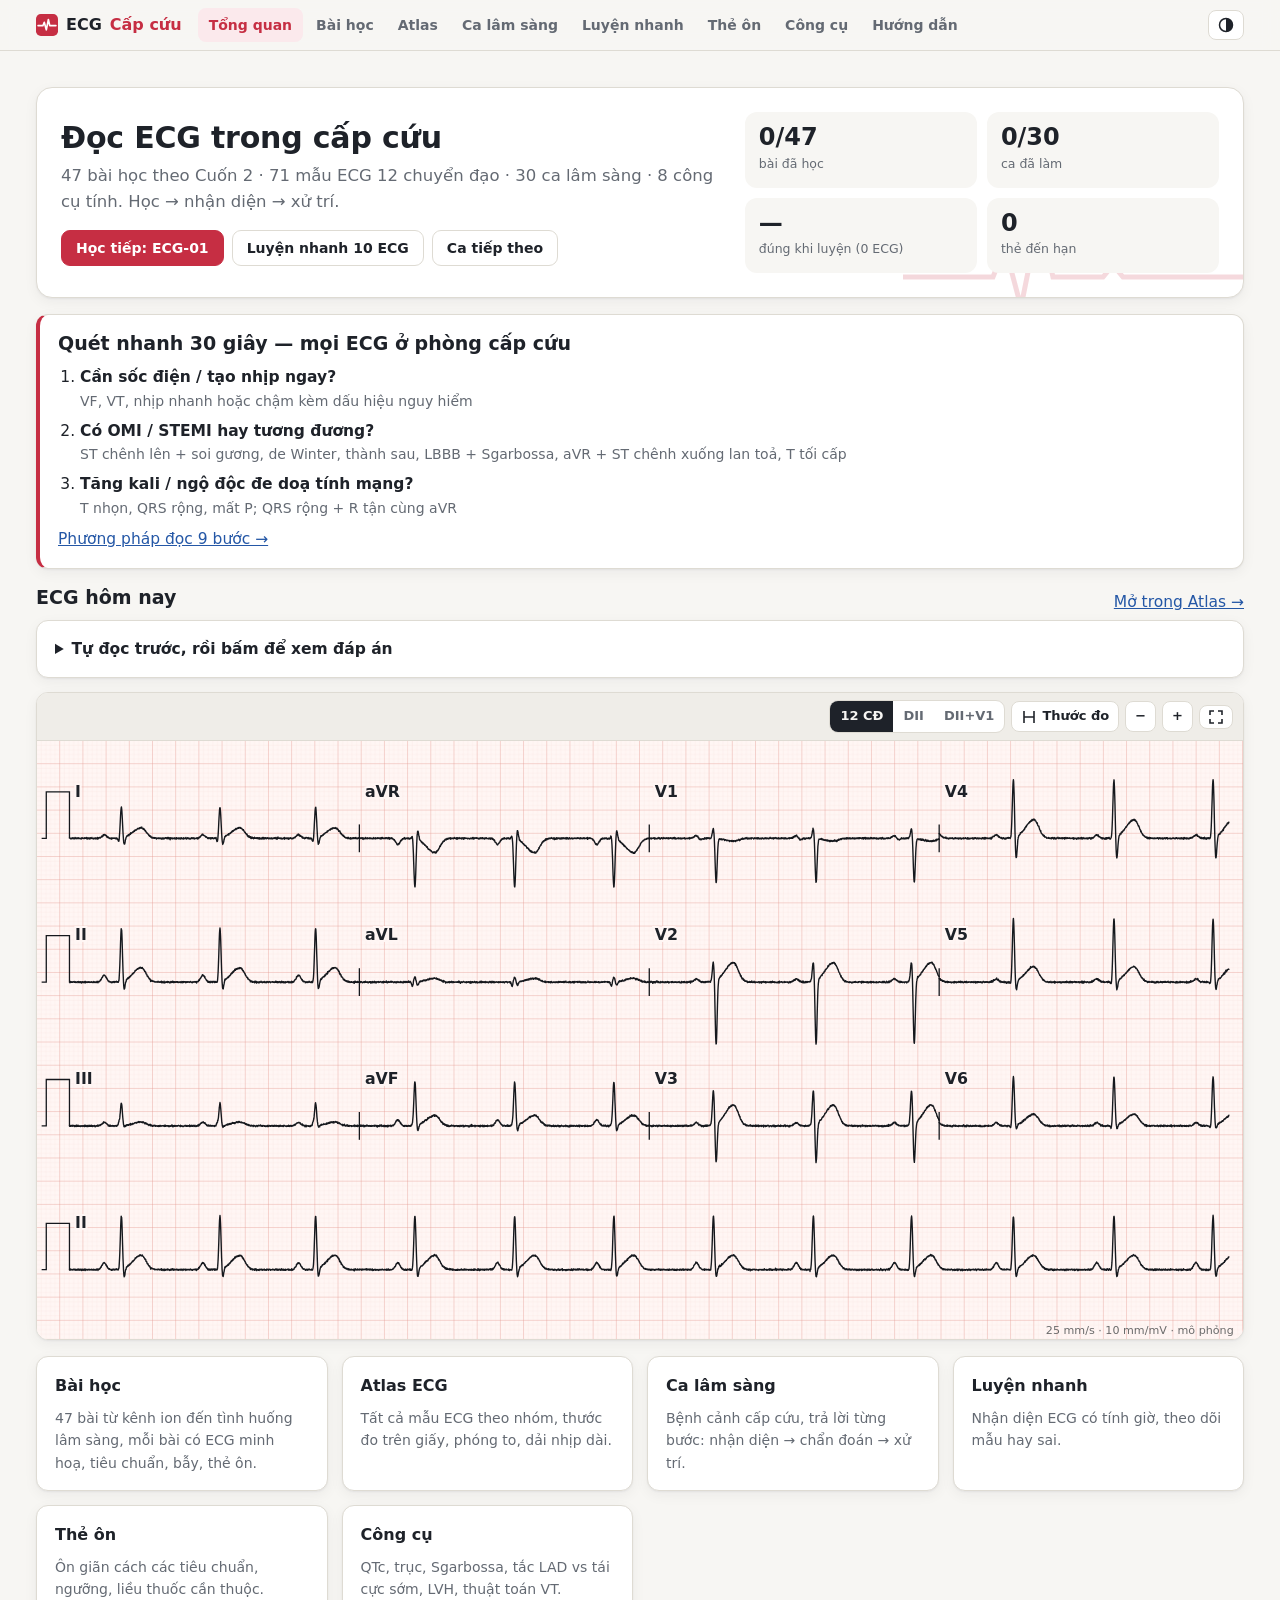
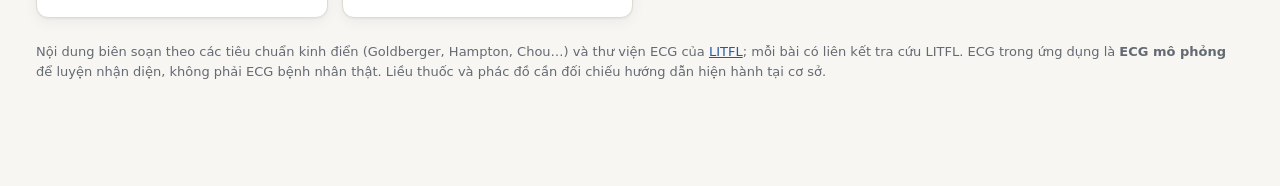
<file: ecg/index.html>
<!doctype html>
<html lang="vi">
<head>
<meta charset="utf-8">
<meta name="viewport" content="width=device-width, initial-scale=1">
<title>ECG Cấp cứu</title>
<meta name="description" content="Học và thực hành đọc điện tâm đồ cho bác sĩ cấp cứu: bài học, atlas ECG mô phỏng 12 chuyển đạo, ca lâm sàng, luyện nhận diện, thẻ ôn, công cụ tính.">
<link rel="icon" href="data:image/svg+xml,%3Csvg xmlns='http://www.w3.org/2000/svg' viewBox='0 0 32 32'%3E%3Crect width='32' height='32' rx='7' fill='%23C62E43'/%3E%3Cpath d='M3 17h7l2-5 3 11 3-15 2 9h9' fill='none' stroke='%23fff' stroke-width='2.4' stroke-linejoin='round' stroke-linecap='round'/%3E%3C/svg%3E">
<link rel="stylesheet" href="css/ecg.css">
</head>
<body>
<header class="topbar">
  <div class="topbar-in">
    <a class="logo" href="#/"><svg width="22" height="22" viewBox="0 0 32 32" aria-hidden="true"><rect width="32" height="32" rx="7" fill="var(--do)"/><path d="M3 17h7l2-5 3 11 3-15 2 9h9" fill="none" stroke="#fff" stroke-width="2.4" stroke-linejoin="round" stroke-linecap="round"/></svg>ECG<span>Cấp cứu</span></a>
    <nav class="nav" id="nav">
      <a href="#/" data-r="">Tổng quan</a>
      <a href="#/bai" data-r="bai">Bài học</a>
      <a href="#/atlas" data-r="atlas">Atlas</a>
      <a href="#/ca" data-r="ca">Ca lâm sàng</a>
      <a href="#/luyen" data-r="luyen">Luyện nhanh</a>
      <a href="#/the" data-r="the">Thẻ ôn</a>
      <a href="#/cong-cu" data-r="cong-cu">Công cụ</a>
      <a href="#/huong-dan" data-r="huong-dan">Hướng dẫn</a>
    </nav>
    <span class="spacer"></span>
    <button class="icon-btn" id="theme" title="Đổi giao diện sáng/tối" aria-label="Đổi giao diện sáng/tối"><svg width="16" height="16" viewBox="0 0 16 16" aria-hidden="true"><circle cx="8" cy="8" r="6.5" fill="none" stroke="currentColor" stroke-width="1.5"/><path d="M8 1.5a6.5 6.5 0 0 1 0 13z" fill="currentColor"/></svg></button>
  </div>
</header>
<main id="app"><p class="muted">Đang tải…</p></main>
<script src="js/engine.js"></script>
<script src="js/patterns.js"></script>
<script src="js/lessons-1.js"></script>
<script src="js/lessons-2.js"></script>
<script src="js/lessons-3.js"></script>
<script src="js/lessons-4.js"></script>
<script src="js/cases.js"></script>
<script src="js/tools.js"></script>
<script src="js/app.js"></script>
</body>
</html>
</file>
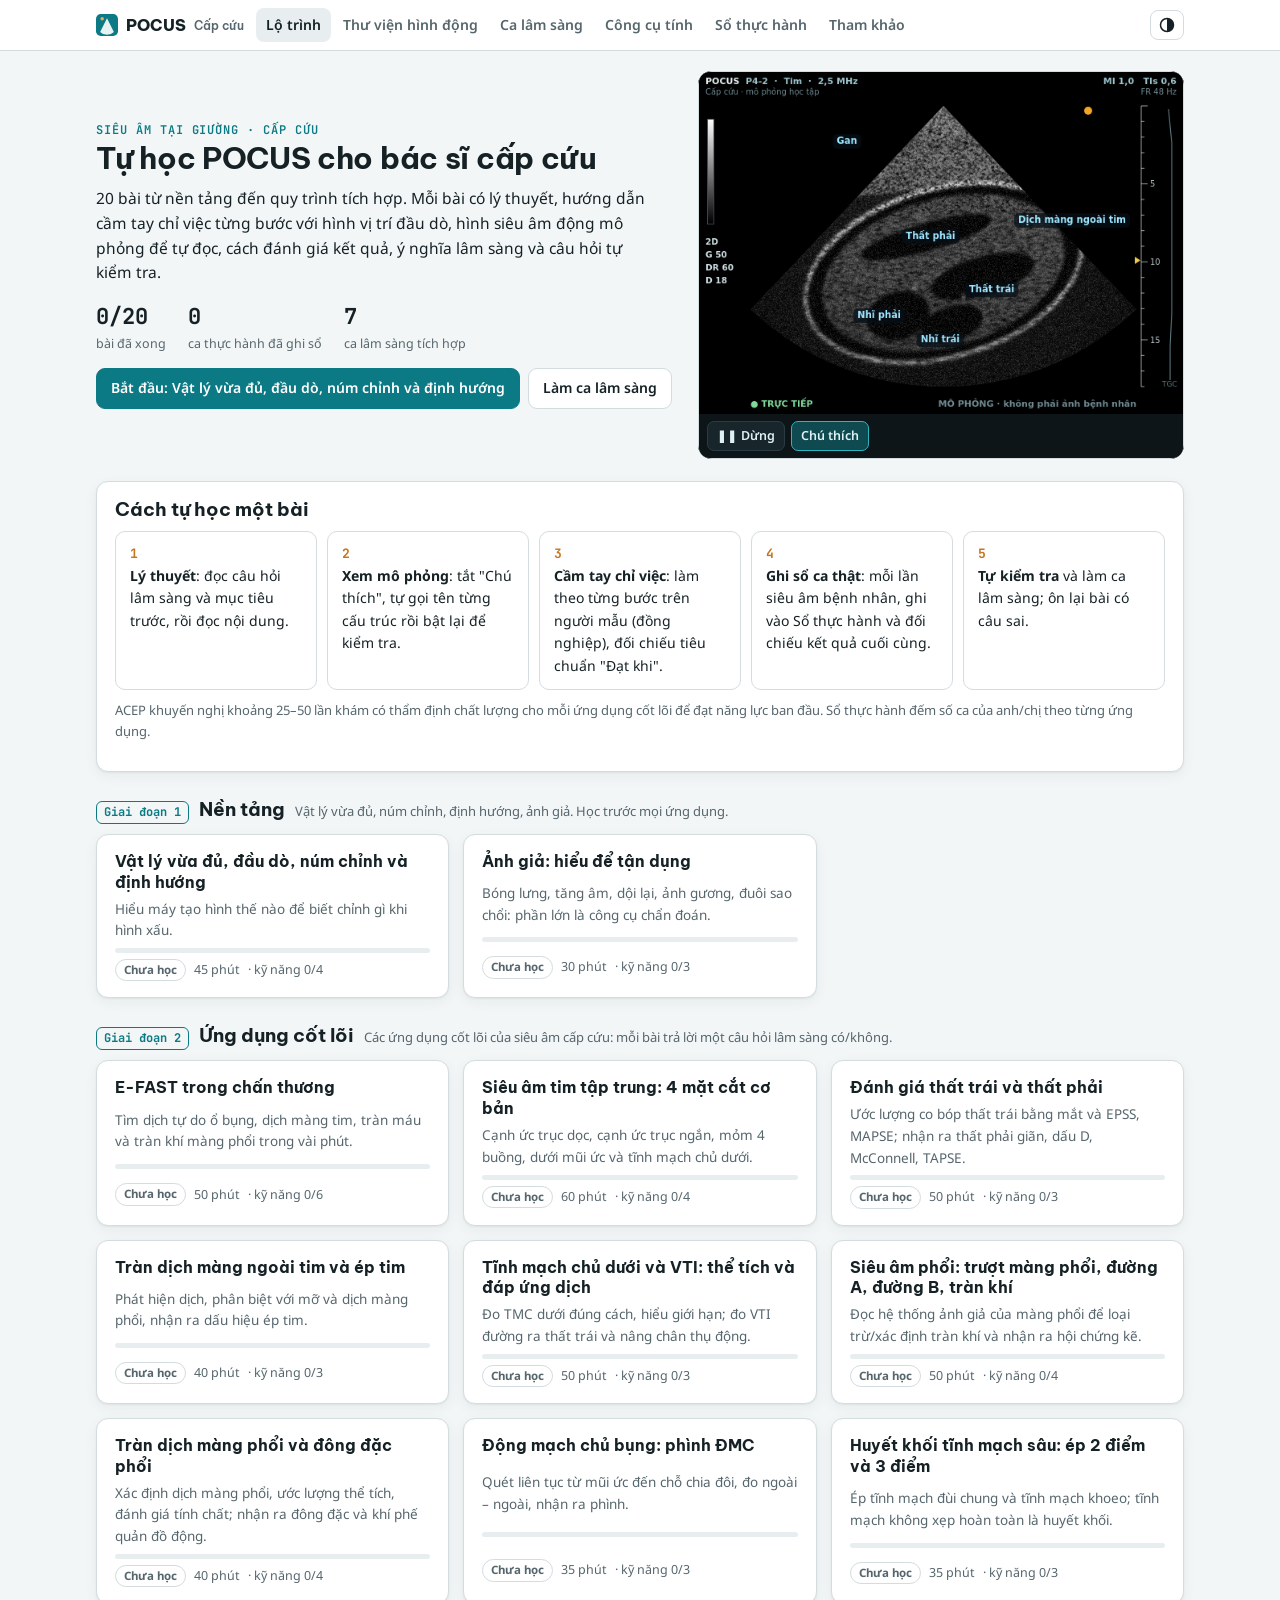
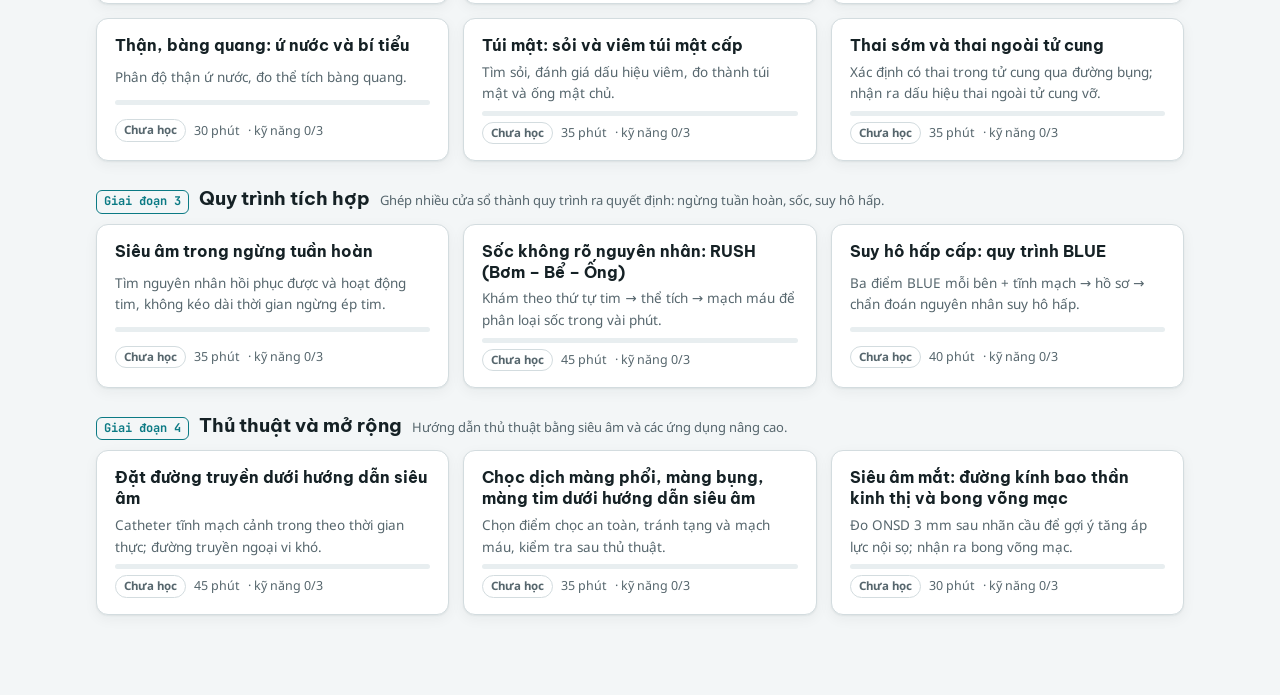
<file: pocus/index.html>
<!doctype html>
<html lang="vi">
<head>
<meta charset="utf-8">
<meta name="viewport" content="width=device-width, initial-scale=1, viewport-fit=cover">
<title>POCUS Cấp cứu</title>
<meta name="claude:viewport-fit-sides" content="cover">
<link rel="icon" href="data:image/svg+xml,%3Csvg xmlns='http://www.w3.org/2000/svg' viewBox='0 0 32 32'%3E%3Crect width='32' height='32' rx='7' fill='%230B7A84'/%3E%3Cpath d='M16 6 L6 26 A14 14 0 0 0 26 26 Z' fill='%23fff' opacity='.9'/%3E%3Ccircle cx='9' cy='7' r='2.5' fill='%23F0A860'/%3E%3C/svg%3E">
<link rel="preconnect" href="https://fonts.googleapis.com">
<link rel="preconnect" href="https://fonts.gstatic.com" crossorigin>
<link rel="stylesheet" href="https://fonts.googleapis.com/css2?family=Be+Vietnam+Pro:wght@600;700;800&family=Noto+Sans:wght@400;600;700&family=JetBrains+Mono:wght@500;700&display=swap">
<link rel="stylesheet" href="pocus.css">
</head>
<body>
<header class="tren">
  <div class="tren-in">
    <a class="logo" href="#lo-trinh"><svg width="22" height="22" viewBox="0 0 32 32" aria-hidden="true"><rect width="32" height="32" rx="7" fill="#0B7A84"/><path d="M16 6 L6 26 A14 14 0 0 0 26 26 Z" fill="#fff" opacity=".9"/><circle cx="9" cy="7" r="2.5" fill="#F0A860"/></svg>POCUS <small>Cấp cứu</small></a>
    <nav class="nav" id="nav" aria-label="Mục chính">
      <a href="#lo-trinh" data-r="lo-trinh">Lộ trình</a>
      <a href="#thu-vien" data-r="thu-vien">Thư viện hình động</a>
      <a href="#ca-lam-sang" data-r="ca-lam-sang">Ca lâm sàng</a>
      <a href="#cong-cu" data-r="cong-cu">Công cụ tính</a>
      <a href="#so-tay" data-r="so-tay">Sổ thực hành</a>
      <a href="#tham-khao" data-r="tham-khao">Tham khảo</a>
    </nav>
    <button class="nut-icon" id="doi-giao-dien" type="button" title="Đổi giao diện sáng/tối" aria-label="Đổi giao diện sáng/tối"><svg width="16" height="16" viewBox="0 0 16 16" aria-hidden="true"><circle cx="8" cy="8" r="6.5" fill="none" stroke="currentColor" stroke-width="1.5"/><path d="M8 1.5a6.5 6.5 0 0 1 0 13z" fill="currentColor"/></svg></button>
  </div>
</header>
<main id="app"><p>Đang tải…</p></main>
<script src="js/sim.js"></script>
<script src="js/figs.js"></script>
<script src="js/bai/00-khung.js"></script>
<script src="js/bai/01-nen-tang.js"></script>
<script src="js/bai/02-efast.js"></script>
<script src="js/bai/03-tim.js"></script>
<script src="js/bai/04-phoi.js"></script>
<script src="js/bai/05-bung-mach.js"></script>
<script src="js/bai/06-quy-trinh.js"></script>
<script src="js/bai/07-thu-thuat.js"></script>
<script src="js/bai/08-ca-lam-sang.js"></script>
<script src="js/bai/09-doi-chieu.js"></script>
<script src="js/app.js"></script>
</body>
</html>
</file>
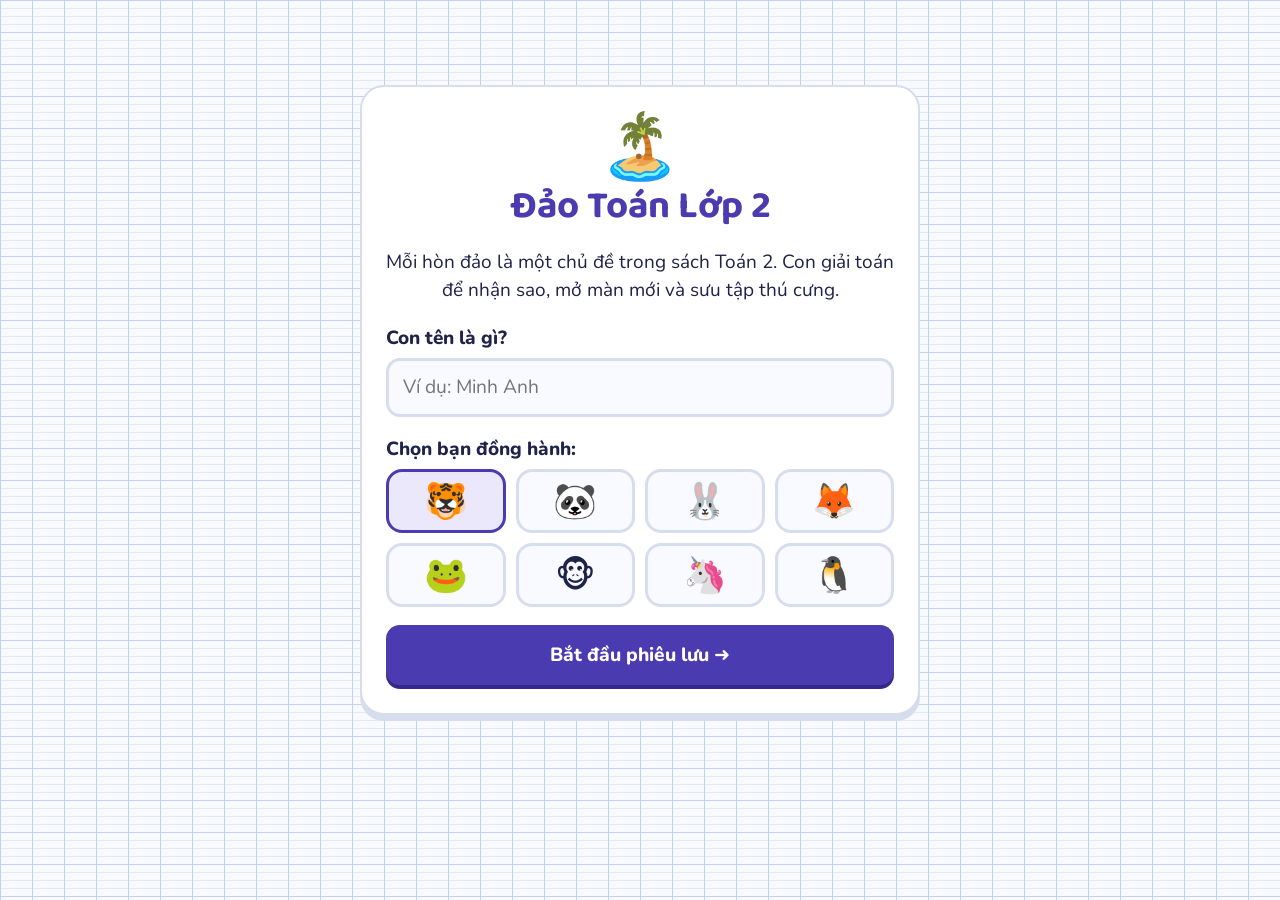
<file: toan-lop-2/index.html>
<!doctype html>
<html lang="vi">
<head>
<meta charset="utf-8">
<meta name="viewport" content="width=device-width, initial-scale=1, viewport-fit=cover">
<title>Đảo Toán Lớp 2</title>
<meta name="description" content="Học toán lớp 2 từ cơ bản đến nâng cao bằng trò chơi qua màn, có gợi ý từng bước.">
<link rel="preconnect" href="https://fonts.googleapis.com">
<link rel="preconnect" href="https://fonts.gstatic.com" crossorigin>
<link rel="stylesheet" href="https://fonts.googleapis.com/css2?family=Baloo+2:wght@600;700;800&family=Nunito:wght@400;600;700;800&family=Patrick+Hand&display=swap">
<link rel="stylesheet" href="css/giao-dien.css">
</head>
<body>
<main id="app" class="man"><div class="khung"><p>Đang mở Đảo Toán…</p><noscript>Trình duyệt cần bật JavaScript để chạy ứng dụng.</noscript></div></main>
<div id="ban-phim" hidden></div>
<div id="thong-bao" role="status" aria-live="polite"></div>

<!-- Nội dung: phiếu trên lớp (chép từ tập phiếu) và bài phụ huynh thêm -->
<script src="noi-dung/phieu-tren-lop.js"></script>
<script src="noi-dung/phieu-cua-co.js"></script>
<!-- Lõi ứng dụng -->
<script src="js/tien-ich.js"></script>
<script src="js/hinh-ve.js"></script>
<script src="js/chuong-trinh.js"></script>
<!-- Các dạng bài, sắp theo đảo -->
<script src="js/de-so-100.js"></script>
<script src="js/de-qua-10.js"></script>
<script src="js/de-can-conho.js"></script>
<script src="js/de-hinh-gio.js"></script>
<script src="js/de-hk2.js"></script>
<script src="js/de-tham-tu.js"></script>
<script src="js/de-tren-lop.js"></script>
<script src="js/van-ban.js"></script>
<script src="js/kieu-cau.js"></script>
<script src="js/ung-dung.js"></script>
</body>
</html>
</file>
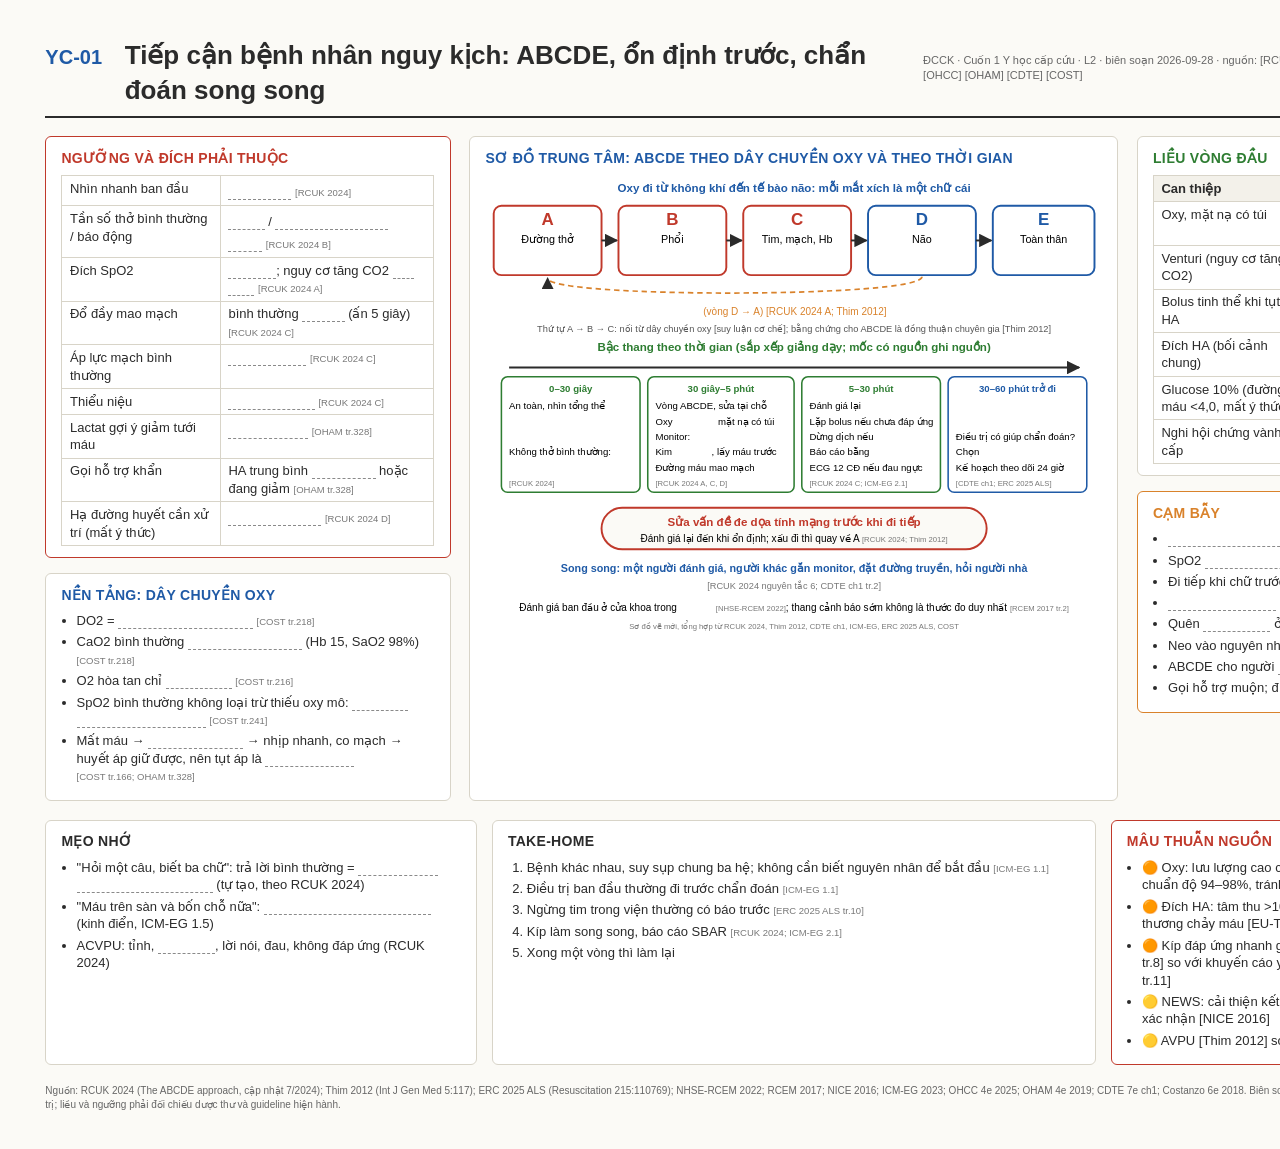
<file: noi-dung/YC-01/YC-01_Handout.html>
<!DOCTYPE html>
<html lang="vi" class="handout">
<head>
<meta charset="utf-8">
<title>YC-01 – Tiếp cận bệnh nhân nguy kịch (Handout)</title>
<style>
:root{--co-che:#1F5AA6;--nguy:#C0392B;--dieu-tri:#2E7D32;--bay:#D9822B;--nen:#FBFAF6;--chu:#2B2B2B;--vien:#D8D4C8}
*{box-sizing:border-box}
body{margin:0;background:var(--nen);color:var(--chu);font-family:"Segoe UI",Arial,sans-serif;font-size:13px;line-height:1.35}
.page{width:420mm;min-height:297mm;margin:0 auto;padding:10mm 12mm;display:grid;gap:5mm;
  grid-template-columns:1fr 1.6fr 1fr;grid-template-rows:auto 1fr auto;
  grid-template-areas:"hd hd hd" "trai giua phai" "duoi duoi duoi"}
header{grid-area:hd;display:flex;align-items:baseline;gap:6mm;border-bottom:2.5px solid var(--chu);padding-bottom:2mm}
header h1{margin:0;font-size:26px} header .ma{font-weight:700;color:var(--co-che);font-size:20px;white-space:nowrap}
header .meta{margin-left:auto;font-size:11px;color:#666}
.cot{display:flex;flex-direction:column;gap:4mm}
.trai{grid-area:trai}.phai{grid-area:phai}.giua{grid-area:giua}.duoi{grid-area:duoi;display:grid;grid-template-columns:1fr 1.4fr 1fr;gap:4mm}
.o{border:1.5px solid var(--vien);border-radius:6px;padding:3mm 4mm;background:#fff}
.o h2{margin:0 0 2mm;font-size:14px;text-transform:uppercase;letter-spacing:.3px}
.o.co-che h2{color:var(--co-che)}.o.nguy h2{color:var(--nguy)}.o.dieu-tri h2{color:var(--dieu-tri)}.o.bay h2{color:var(--bay)}
.o.nguy{border-color:var(--nguy)}.o.bay{border-color:var(--bay)}
.giua .o{height:100%} .giua svg{width:100%;height:auto}
ul{margin:0;padding-left:4mm} li{margin:1mm 0} ol{margin:0;padding-left:5mm}
table{border-collapse:collapse;width:100%} td,th{border:1px solid var(--vien);padding:1mm 2mm;text-align:left;vertical-align:top}
th{background:#F3F1EA}
.so{font-size:16px;font-weight:700;color:var(--nguy)}
.src{font-size:9.5px;color:#777;white-space:nowrap}
footer{font-size:10px;color:#666;grid-column:1/-1}
.handout .k{color:transparent!important;border-bottom:1.5px dashed #8a8a8a;-webkit-print-color-adjust:exact}
.handout .k *{visibility:hidden}
.handout text.k,.handout tspan.k{fill:transparent!important}
.handout .an-o-handout{visibility:hidden}
@page{size:A3 landscape;margin:0}
@media print{body{background:#fff}.o{break-inside:avoid;box-shadow:none}}
@media (max-width:980px){.page{width:auto;grid-template-columns:1fr;grid-template-areas:"hd" "giua" "trai" "phai" "duoi"}.duoi{grid-template-columns:1fr}}
</style>
</head>
<body>
<div class="page">
 <header><span class="ma">YC-01</span><h1>Tiếp cận bệnh nhân nguy kịch: ABCDE, ổn định trước, chẩn đoán song song</h1><span class="meta">ĐCCK · Cuốn 1 Y học cấp cứu · L2 · biên soạn 2026-09-28 · nguồn: [RCUK 2024] [Thim 2012] [ERC 2025 ALS] [ICM-EG] [OHCC] [OHAM] [CDTE] [COST]</span></header>

 <section class="cot trai">
  <div class="o nguy"><h2>Ngưỡng và đích phải thuộc</h2>
   <table>
    <tr><td>Nhìn nhanh ban đầu</td><td><span class="so k">≈30 giây</span> <span class="src">[RCUK 2024]</span></td></tr>
    <tr><td>Tần số thở bình thường / báo động</td><td><span class="k">12–20</span> / <span class="so k">&gt;25 hoặc đang tăng</span> <span class="src">[RCUK 2024 B]</span></td></tr>
    <tr><td>Đích SpO2</td><td><span class="k">94–98%</span>; nguy cơ tăng CO2 <span class="k">88–92%</span> <span class="src">[RCUK 2024 A]</span></td></tr>
    <tr><td>Đổ đầy mao mạch</td><td>bình thường <span class="k">&lt;2 giây</span> (ấn 5 giây) <span class="src">[RCUK 2024 C]</span></td></tr>
    <tr><td>Áp lực mạch bình thường</td><td><span class="k">35–45 mmHg</span> <span class="src">[RCUK 2024 C]</span></td></tr>
    <tr><td>Thiểu niệu</td><td><span class="k">&lt;0,5 mL/kg/giờ</span> <span class="src">[RCUK 2024 C]</span></td></tr>
    <tr><td>Lactat gợi ý giảm tưới máu</td><td><span class="so k">&gt;2 mmol/L</span> <span class="src">[OHAM tr.328]</span></td></tr>
    <tr><td>Gọi hỗ trợ khẩn</td><td>HA trung bình <span class="k">&lt;60 mmHg</span> hoặc đang giảm <span class="src">[OHAM tr.328]</span></td></tr>
    <tr><td>Hạ đường huyết cần xử trí (mất ý thức)</td><td><span class="so k">&lt;4,0 mmol/L</span> <span class="src">[RCUK 2024 D]</span></td></tr>
   </table>
  </div>
  <div class="o co-che"><h2>Nền tảng: dây chuyền oxy</h2>
   <ul>
    <li>DO2 = <span class="k">cung lượng tim × CaO2</span> <span class="src">[COST tr.218]</span></li>
    <li>CaO2 bình thường <span class="k">20,0 mL O2/100 mL</span> (Hb 15, SaO2 98%) <span class="src">[COST tr.218]</span></li>
    <li>O2 hòa tan chỉ <span class="k">khoảng 2%</span> <span class="src">[COST tr.216]</span></li>
    <li>SpO2 bình thường không loại trừ thiếu oxy mô: <span class="k">giảm CO, thiếu máu, CO, cyanid</span> <span class="src">[COST tr.241]</span></li>
    <li>Mất máu → <span class="k">phản xạ áp cảm</span> → nhịp nhanh, co mạch → huyết áp giữ được, nên tụt áp là <span class="k">dấu hiệu muộn</span> <span class="src">[COST tr.166; OHAM tr.328]</span></li>
   </ul>
  </div>
 </section>

 <section class="giua">
  <div class="o co-che"><h2>Sơ đồ trung tâm: ABCDE theo dây chuyền oxy và theo thời gian</h2>
   <svg viewBox="0 0 800 600" role="img" aria-label="Dây chuyền oxy và ABCDE">
    <defs><marker id="m" viewBox="0 0 10 10" refX="9" refY="5" markerWidth="7" markerHeight="7" orient="auto"><path d="M0 0L10 5L0 10z" fill="#2B2B2B"/></marker></defs>
    <text x="400" y="22" text-anchor="middle" font-size="15" font-weight="700" fill="#1F5AA6">Oxy đi từ không khí đến tế bào não: mỗi mắt xích là một chữ cái</text>
    <!-- chuỗi 5 ô -->
    <g font-size="14">
     <rect x="10" y="40" width="140" height="90" rx="10" fill="#fff" stroke="#C0392B" stroke-width="2.5"/>
     <text x="80" y="65" text-anchor="middle" font-weight="700" fill="#C0392B" font-size="22">A</text>
     <text x="80" y="88" text-anchor="middle">Đường thở</text>
     <text x="80" y="112" text-anchor="middle" class="k">khí vào được?</text>
     <line x1="150" y1="85" x2="170" y2="85" stroke="#2B2B2B" stroke-width="2.5" marker-end="url(#m)"/>
     <rect x="172" y="40" width="140" height="90" rx="10" fill="#fff" stroke="#C0392B" stroke-width="2.5"/>
     <text x="242" y="65" text-anchor="middle" font-weight="700" fill="#C0392B" font-size="22">B</text>
     <text x="242" y="88" text-anchor="middle">Phổi</text>
     <text x="242" y="112" text-anchor="middle" class="k">PaO2, SaO2</text>
     <line x1="312" y1="85" x2="332" y2="85" stroke="#2B2B2B" stroke-width="2.5" marker-end="url(#m)"/>
     <rect x="334" y="40" width="140" height="90" rx="10" fill="#fff" stroke="#C0392B" stroke-width="2.5"/>
     <text x="404" y="65" text-anchor="middle" font-weight="700" fill="#C0392B" font-size="22">C</text>
     <text x="404" y="88" text-anchor="middle">Tim, mạch, Hb</text>
     <text x="404" y="112" text-anchor="middle" class="k">CO × CaO2</text>
     <line x1="474" y1="85" x2="494" y2="85" stroke="#2B2B2B" stroke-width="2.5" marker-end="url(#m)"/>
     <rect x="496" y="40" width="140" height="90" rx="10" fill="#fff" stroke="#1F5AA6" stroke-width="2.5"/>
     <text x="566" y="65" text-anchor="middle" font-weight="700" fill="#1F5AA6" font-size="22">D</text>
     <text x="566" y="88" text-anchor="middle">Não</text>
     <text x="566" y="112" text-anchor="middle" class="k">ý thức, đường máu</text>
     <line x1="636" y1="85" x2="656" y2="85" stroke="#2B2B2B" stroke-width="2.5" marker-end="url(#m)"/>
     <rect x="658" y="40" width="132" height="90" rx="10" fill="#fff" stroke="#1F5AA6" stroke-width="2.5"/>
     <text x="724" y="65" text-anchor="middle" font-weight="700" fill="#1F5AA6" font-size="22">E</text>
     <text x="724" y="88" text-anchor="middle">Toàn thân</text>
     <text x="724" y="112" text-anchor="middle" class="k">manh mối, giữ ấm</text>
    </g>
    <!-- vòng D -> A -->
    <path d="M566 132 C566 160, 80 160, 80 134" fill="none" stroke="#D9822B" stroke-width="2.2" stroke-dasharray="7 5" marker-end="url(#m)"/>
    <text x="323" y="182" text-anchor="middle" font-size="13" fill="#D9822B"><tspan class="k">hôn mê gây tắc đường thở</tspan> (vòng D → A) [RCUK 2024 A; Thim 2012]</text>
    <text x="400" y="204" text-anchor="middle" font-size="12" fill="#555">Thứ tự A → B → C: nối từ dây chuyền oxy [suy luận cơ chế]; bằng chứng cho ABCDE là đồng thuận chuyên gia [Thim 2012]</text>

    <!-- trục thời gian -->
    <text x="400" y="228" text-anchor="middle" font-size="15" font-weight="700" fill="#2E7D32">Bậc thang theo thời gian (sắp xếp giảng dạy; mốc có nguồn ghi nguồn)</text>
    <line x1="30" y1="250" x2="770" y2="250" stroke="#2B2B2B" stroke-width="2.5" marker-end="url(#m)"/>
    <g font-size="12.5">
     <rect x="20" y="262" width="180" height="150" rx="8" fill="#fff" stroke="#2E7D32" stroke-width="2"/>
     <text x="110" y="282" text-anchor="middle" font-weight="700" fill="#2E7D32">0–30 giây</text>
     <text x="30" y="304">An toàn, nhìn tổng thể</text>
     <text x="30" y="324" class="k">Hỏi một câu</text>
     <text x="30" y="344" class="k">Gọi hỗ trợ</text>
     <text x="30" y="364">Không thở bình thường:</text>
     <text x="30" y="384" class="k">hồi sinh tim phổi</text>
     <text x="30" y="404" fill="#777" font-size="10">[RCUK 2024]</text>

     <rect x="210" y="262" width="190" height="150" rx="8" fill="#fff" stroke="#2E7D32" stroke-width="2"/>
     <text x="305" y="282" text-anchor="middle" font-weight="700" fill="#2E7D32">30 giây–5 phút</text>
     <text x="220" y="304">Vòng ABCDE, sửa tại chỗ</text>
     <text x="220" y="324">Oxy <tspan class="k">15 L/phút</tspan> mặt nạ có túi</text>
     <text x="220" y="344">Monitor: <tspan class="k">SpO2, ECG, HA</tspan></text>
     <text x="220" y="364">Kim <tspan class="k">14–16 G</tspan>, lấy máu trước</text>
     <text x="220" y="384">Đường máu mao mạch</text>
     <text x="220" y="404" fill="#777" font-size="10">[RCUK 2024 A, C, D]</text>

     <rect x="410" y="262" width="180" height="150" rx="8" fill="#fff" stroke="#2E7D32" stroke-width="2"/>
     <text x="500" y="282" text-anchor="middle" font-weight="700" fill="#2E7D32">5–30 phút</text>
     <text x="420" y="304">Đánh giá lại <tspan class="k">mỗi 5 phút</tspan></text>
     <text x="420" y="324">Lặp bolus nếu chưa đáp ứng</text>
     <text x="420" y="344">Dừng dịch nếu <tspan class="k">suy tim</tspan></text>
     <text x="420" y="364">Báo cáo bằng <tspan class="k">SBAR</tspan></text>
     <text x="420" y="384">ECG 12 CĐ nếu đau ngực</text>
     <text x="420" y="404" fill="#777" font-size="10">[RCUK 2024 C; ICM-EG 2.1]</text>

     <rect x="600" y="262" width="180" height="150" rx="8" fill="#fff" stroke="#1F5AA6" stroke-width="2"/>
     <text x="690" y="282" text-anchor="middle" font-weight="700" fill="#1F5AA6">30–60 phút trở đi</text>
     <text x="610" y="304" class="k">Cái gì giết nhanh nhất?</text>
     <text x="610" y="324" class="k">Chỉ có thế thôi sao?</text>
     <text x="610" y="344">Điều trị có giúp chẩn đoán?</text>
     <text x="610" y="364">Chọn <tspan class="k">mức chăm sóc</tspan></text>
     <text x="610" y="384">Kế hoạch theo dõi 24 giờ</text>
     <text x="610" y="404" fill="#777" font-size="10">[CDTE ch1; ERC 2025 ALS]</text>
    </g>

    <!-- vòng đánh giá lại -->
    <rect x="150" y="432" width="500" height="54" rx="27" fill="#FBFAF6" stroke="#C0392B" stroke-width="2.5"/>
    <text x="400" y="456" text-anchor="middle" font-size="15" font-weight="700" fill="#C0392B">Sửa vấn đề đe dọa tính mạng trước khi đi tiếp</text>
    <text x="400" y="477" text-anchor="middle" font-size="13">Đánh giá lại đến khi ổn định; xấu đi thì quay về A <tspan fill="#777" font-size="10">[RCUK 2024; Thim 2012]</tspan></text>

    <!-- song song -->
    <text x="400" y="516" text-anchor="middle" font-size="14" font-weight="700" fill="#1F5AA6">Song song: một người đánh giá, người khác gắn monitor, đặt đường truyền, hỏi người nhà</text>
    <text x="400" y="538" text-anchor="middle" font-size="12" fill="#777">[RCUK 2024 nguyên tắc 6; CDTE ch1 tr.2]</text>
    <text x="400" y="566" text-anchor="middle" font-size="13">Đánh giá ban đầu ở cửa khoa trong <tspan class="k">15 phút</tspan> <tspan fill="#777" font-size="10">[NHSE-RCEM 2022]</tspan>; thang cảnh báo sớm không là thước đo duy nhất <tspan fill="#777" font-size="10">[RCEM 2017 tr.2]</tspan></text>
    <text x="400" y="590" text-anchor="middle" font-size="10" fill="#777">Sơ đồ vẽ mới, tổng hợp từ RCUK 2024, Thim 2012, CDTE ch1, ICM-EG, ERC 2025 ALS, COST</text>
   </svg>
  </div>
 </section>

 <section class="cot phai">
  <div class="o dieu-tri"><h2>Liều vòng đầu</h2>
   <table>
    <tr><th>Can thiệp</th><th>Liều, tốc độ</th></tr>
    <tr><td>Oxy, mặt nạ có túi</td><td><span class="k">15 L/phút</span>, chuẩn độ theo đích <span class="src">[RCUK 2024 A]</span></td></tr>
    <tr><td>Venturi (nguy cơ tăng CO2)</td><td><span class="k">28% hoặc 24%, 4 L/phút</span> <span class="src">[RCUK 2024 B]</span></td></tr>
    <tr><td>Bolus tinh thể khi tụt HA</td><td><span class="k">500 mL trong &lt;15 phút</span>; suy tim, chấn thương <span class="k">250 mL</span> <span class="src">[RCUK 2024 C]</span></td></tr>
    <tr><td>Đích HA (bối cảnh chung)</td><td>HA nền, hoặc tâm thu <span class="k">&gt;100 mmHg</span> <span class="src">[RCUK 2024 C]</span></td></tr>
    <tr><td>Glucose 10% (đường máu &lt;4,0, mất ý thức)</td><td><span class="k">50 mL</span> TM, lặp mỗi phút tới tổng <span class="k">250 mL</span> <span class="src">[RCUK 2024 D]</span></td></tr>
    <tr><td>Nghi hội chứng vành cấp</td><td>aspirin <span class="k">300 mg</span> uống; oxy chỉ khi SpO2 &lt;94% <span class="src">[RCUK 2024 C]</span></td></tr>
   </table>
  </div>
  <div class="o bay"><h2>Cạm bẫy</h2>
   <ul>
    <li><span class="k">Huyết áp bình thường</span> không loại trừ sốc <span class="src">[RCUK 2024 C]</span></li>
    <li>SpO2 <span class="k">không phát hiện tăng CO2</span> <span class="src">[RCUK 2024 B]</span></li>
    <li>Đi tiếp khi chữ trước <span class="k">chưa được sửa</span></li>
    <li><span class="k">Không đánh giá lại</span> sau can thiệp <span class="src">[Thim 2012]</span></li>
    <li>Quên <span class="k">đường máu</span> ở người lơ mơ <span class="src">[RCUK 2024 D]</span></li>
    <li>Neo vào nguyên nhân đầu tiên <span class="src">[CDTE ch1 tr.3]</span></li>
    <li>ABCDE cho người <span class="k">đã ngừng tim</span> <span class="src">[Thim 2012]</span></li>
    <li>Gọi hỗ trợ muộn; được gọi vì <span class="k">lo lắng lâm sàng</span> <span class="src">[ERC 2025 ALS tr.2]</span></li>
   </ul>
  </div>
 </section>

 <section class="duoi">
  <div class="o"><h2>Mẹo nhớ</h2>
   <ul>
    <li>"Hỏi một câu, biết ba chữ": trả lời bình thường = <span class="k">A thông, đang thở, não được tưới máu</span> (tự tạo, theo RCUK 2024)</li>
    <li>"Máu trên sàn và bốn chỗ nữa": <span class="k">ngực, bụng, chậu, xương dài</span> (kinh điển, ICM-EG 1.5)</li>
    <li>ACVPU: tỉnh, <span class="k">lú lẫn mới</span>, lời nói, đau, không đáp ứng (RCUK 2024)</li>
   </ul>
  </div>
  <div class="o"><h2>Take-home</h2>
   <ol>
    <li>Bệnh khác nhau, suy sụp chung ba hệ; không cần biết nguyên nhân để bắt đầu <span class="src">[ICM-EG 1.1]</span></li>
    <li>Điều trị ban đầu thường đi trước chẩn đoán <span class="src">[ICM-EG 1.1]</span></li>
    <li>Ngừng tim trong viện thường có báo trước <span class="src">[ERC 2025 ALS tr.10]</span></li>
    <li>Kíp làm song song, báo cáo SBAR <span class="src">[RCUK 2024; ICM-EG 2.1]</span></li>
    <li>Xong một vòng thì làm lại</li>
   </ol>
  </div>
  <div class="o nguy"><h2>Mâu thuẫn nguồn</h2>
   <ul>
    <li>🟠 Oxy: lưu lượng cao cho mọi người bệnh [Thim 2012] so với chuẩn độ 94–98%, tránh 100% [RCUK 2024; OHCC tr.359]</li>
    <li>🟠 Đích HA: tâm thu &gt;100 [RCUK 2024] so với 80–90 trong chấn thương chảy máu [EU-Trauma 2023 KC13]</li>
    <li>🟠 Kíp đáp ứng nhanh giảm tử vong: chưa chứng minh [OHCC tr.8] so với khuyến cáo yếu, bằng chứng thấp [ERC 2025 ALS tr.11]</li>
    <li>🟡 NEWS: cải thiện kết cục [ICM-EG 1.1] so với độ chính xác cần xác nhận [NICE 2016]</li>
    <li>🟡 AVPU [Thim 2012] so với ACVPU [RCUK 2024]</li>
   </ul>
  </div>
 </section>
 <footer>Nguồn: RCUK 2024 (The ABCDE approach, cập nhật 7/2024); Thim 2012 (Int J Gen Med 5:117); ERC 2025 ALS (Resuscitation 215:110769); NHSE-RCEM 2022; RCEM 2017; NICE 2016; ICM-EG 2023; OHCC 4e 2025; OHAM 4e 2019; CDTE 7e ch1; Costanzo 6e 2018. Biên soạn 2026-09-28. Tài liệu học tập, không phải chỉ định điều trị; liều và ngưỡng phải đối chiếu dược thư và guideline hiện hành.</footer>
</div>
</body>
</html>
</file>
<file: ecg/css/ecg.css>
:root {
  --do: #C62E43; --do-nhat: #FBE9EC; --xanh: #1F7A55; --xanh-nhat: #E6F4EE; --vang: #B86A0E; --vang-nhat: #FDF1E1; --lam: #2457A6; --lam-nhat: #E8EFFA;
  --nen: #F7F6F3; --nen-2: #EFEDE8; --the: #FFFFFF; --chu: #1E2229; --chu-nhat: #646A73; --vien: #DEDBD3;
  --bong: 0 1px 2px rgba(20, 20, 30, .05), 0 4px 14px rgba(20, 20, 30, .05);
  --giay: #FFF6F4; --o1: #F3CFCA; --o5: #E39A91; --vet: #15181D;
  --font: "Segoe UI", system-ui, -apple-system, Roboto, "Noto Sans", "Helvetica Neue", Arial, sans-serif;
  --r: 12px; color-scheme: light;
}
@media (prefers-color-scheme: dark) {
  :root:not([data-theme="light"]) {
    --do: #F0697B; --do-nhat: #3A1D23; --xanh: #6CCB9E; --xanh-nhat: #173226; --vang: #F0B061; --vang-nhat: #3A2A14; --lam: #82A9EC; --lam-nhat: #1B2638;
    --nen: #14161A; --nen-2: #1D2026; --the: #1A1D22; --chu: #E7E5E0; --chu-nhat: #A09D96; --vien: #30343B; --bong: none;
    --giay: #F6EEEC; --o1: #EBC9C4; --o5: #D9958C; color-scheme: dark;
  }
}
:root[data-theme="dark"] {
  --do: #F0697B; --do-nhat: #3A1D23; --xanh: #6CCB9E; --xanh-nhat: #173226; --vang: #F0B061; --vang-nhat: #3A2A14; --lam: #82A9EC; --lam-nhat: #1B2638;
  --nen: #14161A; --nen-2: #1D2026; --the: #1A1D22; --chu: #E7E5E0; --chu-nhat: #A09D96; --vien: #30343B; --bong: none;
  --giay: #F6EEEC; --o1: #EBC9C4; --o5: #D9958C; color-scheme: dark;
}
* { box-sizing: border-box; }
html, body { margin: 0; }
body { background: var(--nen); color: var(--chu); font-family: var(--font); font-size: 15.5px; line-height: 1.6; -webkit-text-size-adjust: 100%; }
body.noscroll { overflow: hidden; }
a { color: var(--lam); }
button, input, select { font: inherit; color: inherit; }
input[type=text], input[type=search], select { background: var(--the); border: 1px solid var(--vien); border-radius: 9px; padding: 8px 11px; width: 100%; min-width: 0; }
input:focus-visible, select:focus-visible, button:focus-visible, a:focus-visible, [tabindex]:focus-visible { outline: 2px solid var(--lam); outline-offset: 2px; }
h1 { font-size: 26px; line-height: 1.25; margin: 0 0 6px; letter-spacing: -.2px; }
h2 { font-size: 19px; margin: 0 0 10px; line-height: 1.3; }
h3 { font-size: 16px; margin: 0 0 8px; }
h4 { font-size: 14.5px; margin: 14px 0 6px; }
.muted { color: var(--chu-nhat); }
.small { font-size: 13px; }
.lead { font-size: 16.5px; color: var(--chu-nhat); margin: 0 0 14px; }
.row { display: flex; gap: 8px; align-items: center; flex-wrap: wrap; }
.row.between { justify-content: space-between; }
.row.center { justify-content: center; }
.spacer { flex: 1; }
.grid { display: grid; gap: 14px; margin: 14px 0; }
.g2 { grid-template-columns: repeat(auto-fit, minmax(min(100%, 320px), 1fr)); }
.g3 { grid-template-columns: repeat(auto-fit, minmax(min(100%, 250px), 1fr)); }
section { margin: 16px 0; }
.card { background: var(--the); border: 1px solid var(--vien); border-radius: var(--r); padding: 16px 18px; box-shadow: var(--bong); min-width: 0; }
.card.xanh { border-left: 4px solid var(--xanh); }

/* Thanh trên */
.topbar { position: sticky; top: env(safe-area-inset-top, 0px); z-index: 30; background: color-mix(in srgb, var(--nen) 92%, transparent); backdrop-filter: blur(8px); border-bottom: 1px solid var(--vien); }
.topbar-in { max-width: 1240px; margin: 0 auto; display: flex; align-items: center; gap: 6px; padding: 8px 16px; overflow-x: auto; scrollbar-width: none; }
.topbar-in::-webkit-scrollbar { display: none; }
.logo { display: flex; align-items: center; gap: 8px; font-weight: 800; text-decoration: none; color: var(--chu); white-space: nowrap; margin-right: 10px; font-size: 16px; }
.logo span { color: var(--do); font-weight: 700; }
.nav { display: flex; gap: 2px; }
.nav a { text-decoration: none; color: var(--chu-nhat); padding: 6px 11px; border-radius: 8px; white-space: nowrap; font-weight: 600; font-size: 14px; }
.nav a:hover { color: var(--chu); background: var(--nen-2); }
.nav a.on { color: var(--do); background: var(--do-nhat); }
.icon-btn { border: 1px solid var(--vien); background: var(--the); border-radius: 8px; padding: 6px 9px; cursor: pointer; display: inline-flex; }
main { max-width: 1240px; margin: 0 auto; padding: 20px 16px 90px; }

/* Nút */
.btn { display: inline-flex; align-items: center; gap: 6px; border: 1px solid var(--vien); background: var(--the); color: var(--chu); border-radius: 9px; padding: 8px 14px; cursor: pointer; font-weight: 600; font-size: 14px; text-decoration: none; line-height: 1.3; }
.btn:hover { border-color: var(--chu-nhat); }
.btn.chinh { background: var(--do); border-color: var(--do); color: #fff; }
.btn.chinh:hover { filter: brightness(1.06); }
.btn.ghost { background: transparent; }
.btn.nguy-b { color: var(--do); border-color: color-mix(in srgb, var(--do) 50%, var(--vien)); }
.btn:disabled { opacity: .55; cursor: default; }
.chip { display: inline-flex; align-items: center; gap: 6px; font-size: 14px; white-space: nowrap; cursor: pointer; }
.seg { display: inline-flex; border: 1px solid var(--vien); border-radius: 9px; overflow: hidden; background: var(--the); }
.seg.wrap { flex-wrap: wrap; border: 0; gap: 6px; background: transparent; overflow: visible; }
.seg button { border: 0; background: transparent; padding: 5px 10px; cursor: pointer; font-size: 13px; font-weight: 600; color: var(--chu-nhat); }
.seg.wrap button { border: 1px solid var(--vien); border-radius: 20px; background: var(--the); padding: 5px 12px; }
.seg button.on { background: var(--chu); color: var(--nen); }
.seg.wrap button.on { border-color: var(--chu); }
.filt { margin: 10px 0 16px; }
.filt input[type=search] { flex: 1 1 260px; }

/* Tổng quan */
.hero { display: grid; grid-template-columns: 1.4fr 1fr; gap: 20px; align-items: center; background: var(--the); border: 1px solid var(--vien); border-radius: 16px; padding: 24px; box-shadow: var(--bong); position: relative; overflow: hidden; }
.hero::after { content: ""; position: absolute; inset: auto -40px -30px auto; width: 380px; height: 120px; background: linear-gradient(90deg, transparent, var(--do-nhat)); -webkit-mask: url("data:image/svg+xml,%3Csvg xmlns='http://www.w3.org/2000/svg' viewBox='0 0 380 120'%3E%3Cpath d='M0 70h90l12-30 16 60 18-90 14 60h50l10-12 10 12h160' fill='none' stroke='%23000' stroke-width='5'/%3E%3C/svg%3E") no-repeat center/contain; mask: url("data:image/svg+xml,%3Csvg xmlns='http://www.w3.org/2000/svg' viewBox='0 0 380 120'%3E%3Cpath d='M0 70h90l12-30 16 60 18-90 14 60h50l10-12 10 12h160' fill='none' stroke='%23000' stroke-width='5'/%3E%3C/svg%3E") no-repeat center/contain; background: var(--do); opacity: .18; pointer-events: none; }
.hero h1 { font-size: 30px; }
.stats { display: grid; grid-template-columns: 1fr 1fr; gap: 10px; position: relative; z-index: 1; }
.stats > div { background: var(--nen); border-radius: 12px; padding: 12px 14px; }
.stats b { display: block; font-size: 24px; line-height: 1.1; color: var(--chu); }
.stats a { text-decoration: none; }
.stats span { font-size: 12.5px; color: var(--chu-nhat); }
.quet { border-left: 4px solid var(--do); }
.quet-l { margin: 0 0 8px; padding-left: 22px; }
.quet-l li { margin: 6px 0; }
.quet-l span { display: block; color: var(--chu-nhat); font-size: 14px; }
.feat .f { text-decoration: none; color: inherit; transition: transform .12s, border-color .12s; }
.feat .f:hover { transform: translateY(-2px); border-color: var(--do); }
.feat .f p { margin: 0; color: var(--chu-nhat); font-size: 14px; }
.nguon { margin-top: 24px; }
details.card summary { cursor: pointer; font-weight: 600; }

/* Bài học */
.part { margin: 26px 0 10px; font-size: 17px; color: var(--chu-nhat); text-transform: none; }
.lessons { display: grid; gap: 8px; }
.lrow { display: grid; grid-template-columns: 70px 1fr auto 26px; gap: 12px; align-items: center; padding: 11px 14px; background: var(--the); border: 1px solid var(--vien); border-radius: 11px; text-decoration: none; color: inherit; }
.lrow:hover { border-color: var(--chu-nhat); }
.lrow .lt { display: flex; flex-direction: column; min-width: 0; }
.lrow.done { border-left: 4px solid var(--xanh); }
.lid { font-family: ui-monospace, Consolas, "DejaVu Sans Mono", monospace; font-size: 13px; font-weight: 700; color: var(--do); }
.lid.big { font-size: 15px; }
.prio { font-size: 11.5px; font-weight: 700; padding: 1px 8px; border-radius: 10px; white-space: nowrap; }
.prio.pA { background: var(--do-nhat); color: var(--do); }
.prio.pB { background: var(--nen-2); color: var(--chu-nhat); }
.ck { color: var(--xanh); font-weight: 800; text-align: center; }
.crumb { font-size: 13.5px; color: var(--chu-nhat); margin-bottom: 8px; }
.crumb a { color: var(--chu-nhat); }
.lesson { max-width: 960px; }
.lesson header { margin-bottom: 8px; }
.prose { font-size: 16px; }
.prose h2 { margin: 28px 0 10px; padding-bottom: 6px; border-bottom: 1px solid var(--vien); }
.prose h3 { margin: 18px 0 8px; }
.prose ul, .prose ol { padding-left: 22px; }
.prose li { margin: 4px 0; }
.tbl { overflow-x: auto; margin: 12px 0; border: 1px solid var(--vien); border-radius: 10px; background: var(--the); }
table { border-collapse: collapse; width: 100%; font-size: 14.5px; }
th, td { text-align: left; padding: 8px 12px; border-bottom: 1px solid var(--vien); vertical-align: top; }
th { background: var(--nen-2); font-weight: 700; font-size: 13.5px; }
tr:last-child td { border-bottom: 0; }
.callout { border-radius: 10px; padding: 11px 14px 11px 14px; margin: 14px 0; background: var(--lam-nhat); border-left: 4px solid var(--lam); }
.callout.nguy { background: var(--do-nhat); border-left-color: var(--do); }
.callout.meo { background: var(--xanh-nhat); border-left-color: var(--xanh); }
.cl-lab { display: block; font-size: 11.5px; font-weight: 800; letter-spacing: .5px; text-transform: uppercase; margin-bottom: 2px; color: var(--lam); }
.callout.nguy .cl-lab { color: var(--do); }
.callout.meo .cl-lab { color: var(--xanh); }
.qa { border-top: 1px solid var(--vien); padding: 8px 0; }
.qa summary { cursor: pointer; font-weight: 600; }
.qa p { margin: 6px 0 2px; color: var(--chu-nhat); }
.foot { margin: 22px 0; }

/* Trình xem ECG */
.viewer { margin: 14px 0; background: var(--the); border: 1px solid var(--vien); border-radius: var(--r); overflow: hidden; box-shadow: var(--bong); }
.v-bar { display: flex; flex-wrap: wrap; align-items: center; gap: 6px; padding: 7px 10px; border-bottom: 1px solid var(--vien); background: var(--nen-2); }
.v-name { font-weight: 700; font-size: 14px; text-decoration: none; color: var(--chu); }
.v-name:hover { color: var(--do); }
.tb { border: 1px solid var(--vien); background: var(--the); border-radius: 8px; padding: 4px 9px; cursor: pointer; font-weight: 700; font-size: 13px; display: inline-flex; gap: 5px; align-items: center; min-width: 30px; justify-content: center; }
.tb[aria-pressed="true"] { background: var(--do); color: #fff; border-color: var(--do); }
.v-scroll { overflow-x: auto; background: var(--giay); }
.v-paper { min-width: 100%; }
.ecg-svg { display: block; width: 100%; height: auto; }
.ecg-svg .paper { fill: var(--giay); }
.ecg-svg .g1 { stroke: var(--o1); }
.ecg-svg .g5 { stroke: var(--o5); }
.ecg-svg .tr { fill: none; stroke: var(--vet); stroke-width: .3; stroke-linejoin: round; stroke-linecap: round; }
.ecg-svg .cal { fill: none; stroke: var(--vet); stroke-width: .28; }
.ecg-svg .tk { stroke: var(--vet); stroke-width: .28; }
.ecg-svg .sp { stroke: #1d4fd8; stroke-width: .28; }
.ecg-svg .lb { font: 700 3.4px var(--font); fill: #1e2229; paint-order: stroke; stroke: var(--giay); stroke-width: .9px; }
.ecg-svg .meta { font: 2.4px var(--font); fill: #6b6b6b; }
.ecg-svg.caliper-on { cursor: crosshair; }
.ecg-svg .cl { stroke: #1d4fd8; stroke-width: .25; stroke-dasharray: 1 .7; }
.ecg-svg .cl2 { stroke: #1d4fd8; stroke-width: .25; fill: none; }
.ecg-svg .cd { fill: #1d4fd8; }
.ecg-svg .cbox { fill: #fff; stroke: #1d4fd8; stroke-width: .2; }
.ecg-svg .ct { font: 700 3px var(--font); fill: #1d4fd8; }
.v-read { min-height: 0; padding: 0 12px; font-size: 13.5px; color: var(--chu-nhat); }
.v-read:not(:empty) { padding: 7px 12px; border-top: 1px solid var(--vien); }
.viewer.full { position: fixed; inset: 0; z-index: 100; margin: 0; border-radius: 0; display: flex; flex-direction: column; }
.viewer.full .v-scroll { flex: 1; overflow: auto; }
.blur { filter: blur(6px); user-select: none; }

/* Atlas */
.atlas { display: grid; grid-template-columns: repeat(auto-fill, minmax(min(100%, 260px), 1fr)); gap: 12px; }
.acard { display: flex; flex-direction: column; gap: 4px; background: var(--the); border: 1px solid var(--vien); border-radius: 12px; padding: 10px; text-decoration: none; color: inherit; transition: border-color .12s, transform .12s; }
.acard:hover { border-color: var(--do); transform: translateY(-2px); }
.thumb { aspect-ratio: 107 / 34; background: var(--giay); border-radius: 7px; overflow: hidden; }
.thumb svg { width: 100%; height: 100%; }
.thumb .meta { display: none; }

/* Ca lâm sàng */
.cases { display: grid; gap: 10px; margin-top: 14px; }
.case-card { display: grid; grid-template-columns: 44px 1fr auto; gap: 12px; align-items: start; background: var(--the); border: 1px solid var(--vien); border-radius: 12px; padding: 12px 14px; text-decoration: none; color: inherit; }
.case-card:hover { border-color: var(--chu-nhat); }
.case-card.done { border-left: 4px solid var(--xanh); }
.case-card > span:nth-child(2) { display: flex; flex-direction: column; gap: 2px; min-width: 0; }
.cn { font-size: 20px; font-weight: 800; color: var(--do); }
.sc { font-weight: 700; color: var(--xanh); }
.tags { display: flex; gap: 6px; flex-wrap: wrap; margin-top: 4px; }
.tags i { font-style: normal; font-size: 12px; background: var(--nen-2); padding: 1px 8px; border-radius: 10px; color: var(--chu-nhat); }
.tags i.lv { color: var(--do); letter-spacing: 1px; }
.vignette { border-left: 4px solid var(--lam); font-size: 16px; }
.q { border-top: 3px solid var(--do); }
.qh { font-size: 12px; font-weight: 800; text-transform: uppercase; color: var(--do); letter-spacing: .5px; }
.opts { display: grid; gap: 8px; }
.opt { display: flex; gap: 10px; align-items: flex-start; text-align: left; border: 1px solid var(--vien); background: var(--the); border-radius: 10px; padding: 10px 12px; cursor: pointer; font-size: 15px; line-height: 1.45; }
.opt:hover:not(:disabled) { border-color: var(--lam); background: var(--lam-nhat); }
.opt .ol { flex: none; width: 24px; height: 24px; border-radius: 50%; background: var(--nen-2); display: inline-flex; align-items: center; justify-content: center; font-size: 12.5px; font-weight: 800; }
.opt.right { border-color: var(--xanh); background: var(--xanh-nhat); }
.opt.right .ol { background: var(--xanh); color: #fff; }
.opt.wrong { border-color: var(--do); background: var(--do-nhat); }
.opt.wrong .ol { background: var(--do); color: #fff; }
.opt:disabled { cursor: default; color: inherit; }
.why { margin-top: 12px; padding: 11px 13px; background: var(--nen); border-radius: 10px; }
.why .btn { margin-top: 10px; }
.end ul { margin-top: 4px; }
.tip summary { cursor: pointer; font-weight: 600; }

/* Luyện nhanh */
.fld { display: flex; flex-direction: column; gap: 4px; margin-bottom: 10px; font-size: 14px; }
.fld > span { font-weight: 600; color: var(--chu-nhat); font-size: 13px; }
.timer { font-weight: 800; font-size: 20px; font-variant-numeric: tabular-nums; color: var(--chu-nhat); }
.timer.low { color: var(--do); }
.bar { height: 10px; background: var(--nen-2); border-radius: 5px; overflow: hidden; margin: 8px 0 16px; }
.bar span { display: block; height: 100%; background: var(--xanh); }
.res { list-style: none; padding: 0; margin: 0; columns: 2 260px; }
.res li { padding: 3px 0; }
.res li.ok { color: var(--xanh); }
.res li.no { color: var(--do); }

/* Thẻ ôn */
.flash { background: var(--the); border: 1px solid var(--vien); border-radius: 16px; padding: 28px 24px; box-shadow: var(--bong); max-width: 760px; margin: 16px auto; text-align: center; }
.fsrc { font-size: 13px; color: var(--chu-nhat); margin-bottom: 14px; }
.fq { font-size: 21px; font-weight: 700; line-height: 1.4; margin-bottom: 18px; }
.fa { font-size: 17px; background: var(--xanh-nhat); border-radius: 12px; padding: 14px 16px; margin-bottom: 18px; text-align: left; }
.grade .btn { min-width: 96px; justify-content: center; }

/* Công cụ */
.tools { display: grid; grid-template-columns: 280px 1fr; gap: 16px; align-items: start; margin-top: 12px; }
.tnav { display: flex; flex-direction: column; gap: 6px; position: sticky; top: 70px; }
.tnav a { display: flex; flex-direction: column; text-decoration: none; color: var(--chu); background: var(--the); border: 1px solid var(--vien); border-radius: 10px; padding: 9px 12px; }
.tnav a.on { border-color: var(--do); box-shadow: inset 3px 0 0 var(--do); }
.fgrid { display: grid; grid-template-columns: repeat(auto-fit, minmax(min(100%, 200px), 1fr)); gap: 0 12px; }
.out { margin: 6px 0 10px; }
.kq { display: flex; gap: 10px; flex-wrap: wrap; margin-bottom: 8px; }
.kq > div { background: var(--nen); border-radius: 10px; padding: 9px 14px; min-width: 120px; }
.kq b { display: block; font-size: 24px; line-height: 1.15; }
.kq span { font-size: 12.5px; color: var(--chu-nhat); }
.note { border-radius: 10px; padding: 9px 12px; margin: 8px 0; background: var(--nen-2); }
.note.nguy { background: var(--do-nhat); border-left: 4px solid var(--do); }
.note.bay { background: var(--vang-nhat); border-left: 4px solid var(--vang); }
.note.xanh { background: var(--xanh-nhat); border-left: 4px solid var(--xanh); }
.chk label { display: flex; gap: 8px; align-items: flex-start; margin: 8px 0; cursor: pointer; }
.chk input { margin-top: 5px; }
.axis-wrap { display: flex; gap: 16px; align-items: center; flex-wrap: wrap; }
.hx-c { stroke: var(--vien); stroke-width: .8; }
.hx-n { fill: var(--xanh-nhat); }
.hx-l { stroke: var(--chu-nhat); stroke-width: .5; stroke-dasharray: 2 1.5; }
.hx-t { font-size: 6px; fill: var(--chu-nhat); font-weight: 700; }
.hx-a { stroke: var(--do); stroke-width: 2.2; stroke-linecap: round; }
.hx-ad { fill: var(--do); }
.steps { display: grid; gap: 10px; }
.step { display: grid; grid-template-columns: 30px 1fr; gap: 10px; padding: 10px 12px; border: 1px solid var(--vien); border-radius: 10px; }
.step.done { opacity: .7; }
.sn { width: 26px; height: 26px; border-radius: 50%; background: var(--do); color: #fff; font-weight: 800; display: flex; align-items: center; justify-content: center; font-size: 13px; }

@media (max-width: 820px) {
  .hero { grid-template-columns: 1fr; padding: 18px; }
  .hero::after { display: none; }
  .hero h1 { font-size: 25px; }
  .tools { grid-template-columns: 1fr; }
  .tnav { position: static; flex-direction: row; overflow-x: auto; }
  .tnav a { flex: 0 0 210px; }
  .lrow { grid-template-columns: 1fr auto 22px; }
  .lrow .lid { grid-column: 1 / -1; }
  h1 { font-size: 22px; }
  .prose { font-size: 15.5px; }
  .v-bar .tb span { display: none; }
}
@media print {
  .topbar, .v-bar, .foot, .btn { display: none !important; }
  body { background: #fff; }
}
</file>
<file: pocus/pocus.css>
/* Bố cục: thanh trên cố định, cột nội dung 1120px; màn hình siêu âm luôn tối như máy thật. */
:root {
  --nen: #F3F6F7; --nen-2: #E8EEF0; --the: #FFFFFF; --chu: #152125; --nhat: #56666D; --vien: #D3DCDF;
  --nhan: #0B7A84; --nhan-nen: #E0F1F2; --mau: #C8741C; --nguy: #B3392C; --nguy-nen: #FBEAE7; --tot: #2A7A4B; --tot-nen: #E5F3EA; --bay-nen: #FFF3E3;
  --man: #04070A; --bong: 0 1px 2px rgba(10, 30, 40, .06), 0 4px 14px rgba(10, 30, 40, .05);
  --f-tieu-de: "Be Vietnam Pro", "Segoe UI", system-ui, -apple-system, Roboto, "Noto Sans", sans-serif;
  --f-chu: "Noto Sans", "Segoe UI", system-ui, -apple-system, Roboto, Arial, sans-serif;
  --f-so: "JetBrains Mono", Consolas, "DejaVu Sans Mono", monospace;
  --r: 12px;
  color-scheme: light;
}
@media (prefers-color-scheme: dark) {
  :root:not([data-theme="light"]) {
    --nen: #0D1316; --nen-2: #141C20; --the: #151E22; --chu: #E2E9EB; --nhat: #92A2A9; --vien: #263438;
    --nhan: #4FC3CB; --nhan-nen: #12312F; --mau: #F0A860; --nguy: #EF7B6E; --nguy-nen: #3A1C19; --tot: #74C79A; --tot-nen: #15301F; --bay-nen: #33270F;
    --bong: none; color-scheme: dark;
  }
}
:root[data-theme="dark"] {
  --nen: #0D1316; --nen-2: #141C20; --the: #151E22; --chu: #E2E9EB; --nhat: #92A2A9; --vien: #263438;
  --nhan: #4FC3CB; --nhan-nen: #12312F; --mau: #F0A860; --nguy: #EF7B6E; --nguy-nen: #3A1C19; --tot: #74C79A; --tot-nen: #15301F; --bay-nen: #33270F;
  --bong: none; color-scheme: dark;
}
* { box-sizing: border-box; }
[hidden] { display: none !important; }
html, body { margin: 0; }
body { background: var(--nen); color: var(--chu); font-family: var(--f-chu); font-size: 15.5px; line-height: 1.6; -webkit-text-size-adjust: 100%; }
body::before { content: ""; position: fixed; inset: 0 0 auto; height: env(safe-area-inset-top, 0px); z-index: 30; background: var(--the); }
a { color: var(--nhan); }
h1, h2, h3 { font-family: var(--f-tieu-de); line-height: 1.25; text-wrap: balance; margin: 0; }
h1 { font-size: clamp(22px, 4vw, 30px); font-weight: 700; letter-spacing: -.01em; }
h2 { font-size: 19px; font-weight: 700; }
h3 { font-size: 16px; font-weight: 700; margin: 18px 0 6px; }
button, input, select, textarea { font: inherit; color: inherit; }
:focus-visible { outline: 2px solid var(--nhan); outline-offset: 2px; }
.muted { color: var(--nhat); }
.nho { font-size: 13px; color: var(--nhat); }

/* ---------- Thanh trên ---------- */
.tren { position: sticky; top: env(safe-area-inset-top, 0px); z-index: 20; background: var(--the); border-bottom: 1px solid var(--vien); }
.tren-in { max-width: 1120px; margin: 0 auto; display: flex; align-items: center; gap: 4px; padding-block: 8px; padding-left: max(16px, env(safe-area-inset-left, 0px)); padding-right: max(16px, env(safe-area-inset-right, 0px)); }
.logo { display: flex; align-items: center; gap: 8px; text-decoration: none; color: var(--chu); font-family: var(--f-tieu-de); font-weight: 800; white-space: nowrap; margin-right: 8px; }
.logo svg { flex: none; }
.logo small { font-weight: 600; color: var(--nhat); font-size: 12px; }
.nav { display: flex; gap: 2px; overflow-x: auto; scrollbar-width: none; min-width: 0; flex: 1; }
.nav::-webkit-scrollbar { display: none; }
.nav a { text-decoration: none; color: var(--nhat); padding: 6px 10px; border-radius: 8px; white-space: nowrap; font-weight: 600; font-size: 14px; }
.nav a.on, .nav a:hover { color: var(--chu); background: var(--nen-2); }
.nut-icon { border: 1px solid var(--vien); background: var(--the); border-radius: 8px; padding: 6px 8px; cursor: pointer; line-height: 0; flex: none; }

main { max-width: 1120px; margin: 0 auto; padding-block: 20px 80px; padding-left: max(16px, env(safe-area-inset-left, 0px)); padding-right: max(16px, env(safe-area-inset-right, 0px)); }
.cot { display: grid; gap: 16px; }
.luoi { display: grid; gap: 14px; grid-template-columns: repeat(auto-fill, minmax(min(100%, 300px), 1fr)); }
.luoi-2 { display: grid; gap: 18px; grid-template-columns: repeat(auto-fit, minmax(min(100%, 380px), 1fr)); align-items: start; }
.the { background: var(--the); border: 1px solid var(--vien); border-radius: var(--r); padding: 16px 18px; box-shadow: var(--bong); min-width: 0; }
.hang { display: flex; gap: 8px; align-items: center; flex-wrap: wrap; }
.gian { flex: 1; }

/* ---------- Nút ---------- */
.nut { display: inline-flex; align-items: center; gap: 6px; border: 1px solid var(--vien); background: var(--the); color: var(--chu); border-radius: 9px; padding: 8px 14px; cursor: pointer; font-weight: 600; font-size: 14px; text-decoration: none; }
.nut:hover { border-color: var(--nhan); }
.nut.chinh { background: var(--nhan); border-color: var(--nhan); color: #fff; }
:root[data-theme="dark"] .nut.chinh { color: #06221f; }
@media (prefers-color-scheme: dark) { :root:not([data-theme="light"]) .nut.chinh { color: #06221f; } }
.nut.nho-nut { padding: 5px 10px; font-size: 13px; }
.nut[aria-pressed="true"] { background: var(--nhan-nen); border-color: var(--nhan); color: var(--nhan); }

/* ---------- Trang chủ ---------- */
.dau { display: grid; gap: 18px; grid-template-columns: minmax(0, 1.2fr) minmax(0, 1fr); align-items: center; margin-bottom: 22px; }
@media (max-width: 760px) { .dau { grid-template-columns: 1fr; } }
.dau p { margin: 8px 0 0; max-width: 62ch; }
.dau .man-nho { border-radius: 14px; overflow: hidden; background: var(--man); }
.mo-dau { font-family: var(--f-so); font-size: 12px; letter-spacing: .08em; text-transform: uppercase; color: var(--nhan); font-weight: 600; }
.so-lieu { display: flex; gap: 22px; flex-wrap: wrap; margin-top: 14px; }
.so-lieu div { display: grid; }
.so-lieu b { font-family: var(--f-so); font-size: 22px; font-variant-numeric: tabular-nums; }
.so-lieu span { font-size: 12.5px; color: var(--nhat); }
.gd { margin-top: 26px; }
.gd-dau { display: flex; align-items: baseline; gap: 10px; flex-wrap: wrap; margin-bottom: 10px; }
.gd-so { font-family: var(--f-so); font-size: 12px; font-weight: 700; color: var(--nhan); border: 1px solid var(--nhan); border-radius: 6px; padding: 1px 7px; }
.the-bai { display: grid; gap: 6px; text-decoration: none; color: var(--chu); position: relative; }
.the-bai:hover { border-color: var(--nhan); }
.the-bai .ten { font-family: var(--f-tieu-de); font-weight: 700; font-size: 15.5px; line-height: 1.35; }
.the-bai .mo { font-size: 13.5px; color: var(--nhat); }
.the-bai .chan { display: flex; gap: 8px; align-items: center; font-size: 12.5px; color: var(--nhat); }
.nhan-tt { font-size: 11.5px; font-weight: 700; border-radius: 999px; padding: 1px 8px; border: 1px solid var(--vien); color: var(--nhat); white-space: nowrap; }
.nhan-tt.xong { background: var(--tot-nen); border-color: var(--tot); color: var(--tot); }
.nhan-tt.dang { background: var(--nhan-nen); border-color: var(--nhan); color: var(--nhan); }
.thanh { height: 5px; background: var(--nen-2); border-radius: 4px; overflow: hidden; }
.thanh i { display: block; height: 100%; background: var(--nhan); }
.cach-hoc { counter-reset: b; display: grid; gap: 10px; grid-template-columns: repeat(auto-fit, minmax(min(100%, 190px), 1fr)); margin: 0; padding: 0; list-style: none; }
.cach-hoc li { counter-increment: b; background: var(--the); border: 1px solid var(--vien); border-radius: 10px; padding: 12px 14px; font-size: 14px; }
.cach-hoc li::before { content: counter(b); font-family: var(--f-so); font-weight: 700; color: var(--mau); display: block; font-size: 13px; }

/* ---------- Bài học ---------- */
.duong-dan { font-size: 13px; color: var(--nhat); margin-bottom: 6px; }
.duong-dan a { color: var(--nhat); }
.cau-hoi { display: flex; gap: 8px; flex-wrap: wrap; margin-top: 12px; }
.cau-hoi span { background: var(--nhan-nen); color: var(--chu); border-radius: 8px; padding: 5px 10px; font-size: 13.5px; border-left: 3px solid var(--nhan); }
.tab { display: flex; gap: 4px; overflow-x: auto; scrollbar-width: none; border-bottom: 1px solid var(--vien); margin: 18px 0 16px; position: sticky; top: calc(env(safe-area-inset-top, 0px) + 51px); background: var(--nen); z-index: 10; }
.tab::-webkit-scrollbar { display: none; }
.tab button { border: 0; background: none; padding: 10px 12px; cursor: pointer; font-weight: 600; color: var(--nhat); border-bottom: 2.5px solid transparent; white-space: nowrap; font-size: 14.5px; }
.tab button[aria-selected="true"] { color: var(--chu); border-bottom-color: var(--nhan); }
.van { max-width: 76ch; }
.van p, .van li { margin: 6px 0; }
.van ul, .van ol { padding-left: 22px; }
.meo { background: var(--bay-nen); border-radius: 8px; padding: 8px 12px; font-size: 14px; }
.canh { background: var(--nguy-nen); border-radius: 8px; padding: 8px 12px; color: var(--chu); }
.bang-wrap { overflow-x: auto; margin: 10px 0; border: 1px solid var(--vien); border-radius: 10px; }
table { border-collapse: collapse; width: 100%; font-size: 14px; min-width: 480px; }
th, td { text-align: left; padding: 8px 10px; border-bottom: 1px solid var(--vien); vertical-align: top; }
th { background: var(--nen-2); font-family: var(--f-tieu-de); font-weight: 700; font-size: 13px; }
tr:last-child td { border-bottom: 0; }
.cay { border-left: 2px solid var(--nhan); padding-left: 12px; font-size: 14.5px; }
.cay div { margin: 4px 0; }
.cay div div { padding-left: 16px; border-left: 1px dashed var(--vien); }

.chuan-bi { display: grid; gap: 8px 16px; grid-template-columns: repeat(auto-fit, minmax(min(100%, 230px), 1fr)); }
.chuan-bi div { font-size: 14px; }
.chuan-bi b { display: block; font-size: 12px; text-transform: uppercase; letter-spacing: .06em; color: var(--nhat); }
.buoc { display: grid; gap: 16px; grid-template-columns: minmax(0, 1fr) minmax(0, 1.1fr); align-items: start; }
@media (max-width: 820px) { .buoc { grid-template-columns: 1fr; } }
.buoc-so { font-family: var(--f-so); color: var(--mau); font-weight: 700; font-size: 12.5px; letter-spacing: .06em; text-transform: uppercase; }
.buoc h2 { margin: 2px 0 10px; }
.buoc-trai { display: grid; gap: 10px; grid-template-columns: 130px minmax(0, 1fr); align-items: start; }
@media (max-width: 460px) { .buoc-trai { grid-template-columns: 1fr; } .buoc-trai .fig-than { max-width: 170px; } }
.buoc ol { margin: 0; padding-left: 20px; font-size: 14.5px; }
.buoc ol li { margin: 4px 0; }
.dat { background: var(--tot-nen); border-radius: 8px; padding: 8px 12px; font-size: 14px; margin-top: 10px; }
.dat b, .meo b { font-family: var(--f-tieu-de); }

/* Hình SVG */
.fig-than { width: 100%; max-width: 160px; height: auto; display: block; }
.fg-than { fill: var(--nen-2); stroke: var(--nhat); stroke-width: 1.4; }
.fg-moc { fill: none; stroke: var(--nhat); stroke-width: 1.1; }
.fg-moc.nhat { opacity: .45; }
.fg-diem { fill: var(--nhat); }
.fg-ben { fill: var(--nhat); font: 700 11px var(--f-chu); }
.fg-chu { fill: var(--nhat); font: 9.5px var(--f-chu); }
.fg-dd { fill: var(--chu); stroke: var(--the); stroke-width: 1; }
.fg-dd.dam { fill: var(--nhan); }
.fg-mau { fill: var(--mau); stroke: var(--the); stroke-width: 1; }
.fg-so { fill: var(--nhan); }
.fg-so-chu { fill: #fff; font: 700 9.5px var(--f-chu); text-anchor: middle; }
.fg-day { fill: none; stroke: var(--nhat); stroke-width: 2; }
.fg-da { stroke: var(--nhat); stroke-width: 2; }
.dong-tac-cho, .dong-tac-luoi { display: grid; gap: 10px; grid-template-columns: repeat(auto-fit, minmax(min(100%, 170px), 1fr)); margin: 10px 0; }
.dong-tac { margin: 0; background: var(--the); border: 1px solid var(--vien); border-radius: 10px; padding: 8px 10px; }
.dong-tac svg { width: 100%; height: auto; max-height: 104px; display: block; }
.dong-tac figcaption { display: grid; font-size: 13px; }
.dong-tac figcaption span { color: var(--nhat); }
.loai-dd { display: grid; gap: 10px; grid-template-columns: repeat(auto-fit, minmax(min(100%, 200px), 1fr)); margin: 10px 0; }
.loai-dd figure { margin: 0; display: grid; grid-template-columns: 56px minmax(0, 1fr); gap: 8px; align-items: center; background: var(--the); border: 1px solid var(--vien); border-radius: 10px; padding: 8px 10px; }
.loai-dd svg { width: 56px; height: auto; }
.loai-dd figcaption { display: grid; font-size: 13px; }

/* Động tác đầu dò */
.mv-truot { animation: truot 3s ease-in-out infinite; }
.mv-xoay-tren { animation: xoay 4s ease-in-out infinite; }
.mv-quat { animation: quat 3s ease-in-out infinite; }
.mv-lac { animation: lac 3s ease-in-out infinite; }
.mv-ep { animation: ep 2.4s ease-in-out infinite; }
@keyframes truot { 0%, 100% { transform: translateX(-14px); } 50% { transform: translateX(14px); } }
@keyframes xoay { 0%, 15% { transform: rotate(0); } 50%, 65% { transform: rotate(90deg); } 100% { transform: rotate(0); } }
@keyframes quat { 0%, 100% { transform: rotate(-20deg); } 50% { transform: rotate(20deg); } }
@keyframes lac { 0%, 100% { transform: skewX(-16deg); } 50% { transform: skewX(16deg); } }
@keyframes ep { 0%, 100% { transform: translateY(0); } 50% { transform: translateY(6px); } }
@media (prefers-reduced-motion: reduce) { .mv-truot, .mv-xoay-tren, .mv-quat, .mv-lac, .mv-ep { animation: none; } }

/* Màn hình mô phỏng */
.sim { background: var(--man); border-radius: 12px; overflow: hidden; border: 1px solid var(--vien); }
.sim-cv { display: block; width: 100%; height: auto; aspect-ratio: 602 / 424; max-width: 100%; cursor: pointer; }
.sim-dk { display: flex; gap: 6px; align-items: center; flex-wrap: wrap; padding: 7px 8px; background: #0d1519; color: #cfe3e6; font-size: 12.5px; }
.sim-dk button { background: #18262c; border: 1px solid #2a3c43; color: #dff1f3; border-radius: 7px; padding: 4px 9px; cursor: pointer; font-size: 12.5px; font-weight: 600; }
.sim-dk button[aria-pressed="true"] { background: #0f4a50; border-color: #2fb3bc; }
.sim-dk label { display: flex; align-items: center; gap: 5px; }
.sim-dk input[type=range] { width: 90px; accent-color: #2fb3bc; }
.sim-chu { padding: 8px 10px 10px; background: var(--the); border-top: 1px solid var(--vien); font-size: 13.5px; }
.sim-chu b { font-family: var(--f-tieu-de); display: block; font-size: 14px; }
.sim-cho { aspect-ratio: 602 / 424; background: var(--man); }

/* Danh sách kiểm, câu hỏi */
.ds-kiem { list-style: none; padding: 0; margin: 0; display: grid; gap: 6px; }
.ds-kiem label { display: flex; gap: 10px; align-items: flex-start; cursor: pointer; padding: 8px 10px; border: 1px solid var(--vien); border-radius: 9px; background: var(--the); }
.ds-kiem input { margin-top: 4px; width: 17px; height: 17px; accent-color: var(--tot); flex: none; }
.ds-kiem input:checked + span { color: var(--nhat); text-decoration: line-through; text-decoration-color: var(--tot); }
.bay li { margin: 6px 0; }
.bay { padding-left: 0; list-style: none; }
.bay li { padding: 8px 12px; border-radius: 8px; background: var(--bay-nen); }
.cau { display: grid; gap: 8px; }
.cau .hoi { font-weight: 600; }
.lc { display: grid; gap: 6px; }
.lc button { text-align: left; border: 1px solid var(--vien); background: var(--the); border-radius: 9px; padding: 9px 12px; cursor: pointer; font-size: 14.5px; }
.lc button:hover:not(:disabled) { border-color: var(--nhan); }
.lc button.dung { background: var(--tot-nen); border-color: var(--tot); }
.lc button.sai { background: var(--nguy-nen); border-color: var(--nguy); }
.lc button:disabled { cursor: default; }
.giai { font-size: 14px; border-left: 3px solid var(--nhan); padding: 4px 10px; }
.diem { font-family: var(--f-so); font-variant-numeric: tabular-nums; }

/* Biểu mẫu */
.form { display: grid; gap: 10px; grid-template-columns: repeat(auto-fit, minmax(min(100%, 200px), 1fr)); }
.form label { display: grid; gap: 3px; font-size: 13px; color: var(--nhat); font-weight: 600; }
.form input, .form select, .form textarea, .o-nhap { background: var(--the); border: 1px solid var(--vien); border-radius: 8px; padding: 8px 10px; width: 100%; color: var(--chu); font-size: 15px; }
.form .rong { grid-column: 1 / -1; }
.kq { font-family: var(--f-so); font-size: 20px; font-weight: 700; color: var(--nhan); font-variant-numeric: tabular-nums; }
.kq-mo { font-size: 13.5px; color: var(--nhat); }
.bang-so td, .bang-so th { font-variant-numeric: tabular-nums; }
textarea.o-nhap { min-height: 90px; font-family: var(--f-so); font-size: 12.5px; }

.chan-trang { margin-top: 26px; display: flex; justify-content: space-between; gap: 10px; flex-wrap: wrap; }
.toast { position: fixed; left: 50%; bottom: calc(18px + env(safe-area-inset-bottom, 0px)); transform: translateX(-50%); background: var(--chu); color: var(--nen); padding: 9px 16px; border-radius: 9px; font-size: 14px; z-index: 50; }
.an-in { display: none; }
.chip { display: inline-block; font-size: 12px; border-radius: 6px; padding: 1px 7px; background: var(--nen-2); color: var(--nhat); }
.tim { margin-bottom: 14px; }
.clip-toi video, .clip-toi img { width: 100%; border-radius: 10px; background: #000; }

/* Tư thế bệnh nhân */
.tu-the-ds { display: grid; gap: 10px; grid-template-columns: repeat(auto-fill, minmax(min(100%, 190px), 1fr)); margin-top: 10px; }
.tu-the { margin: 0; background: var(--nen); border: 1px solid var(--vien); border-radius: 10px; padding: 6px 8px; }
.tu-the svg { width: 100%; height: auto; display: block; }
.tu-the figcaption { font-size: 12.5px; color: var(--nhat); }
.tt-dau { fill: var(--nhat); }
.tt-than { fill: none; stroke: var(--nhat); stroke-width: 16; stroke-linecap: round; stroke-linejoin: round; }
.tt-than-day { fill: var(--nhat); }
.tt-chan { fill: none; stroke: var(--nhat); stroke-width: 10; stroke-linecap: round; stroke-linejoin: round; opacity: .85; }
.tt-tay { fill: none; stroke: var(--chu); stroke-width: 5; stroke-linecap: round; stroke-linejoin: round; opacity: .55; }
.tt-giuong, .tt-ban { fill: var(--vien); stroke: var(--nhat); stroke-width: .8; }
.tt-giuong-n { fill: none; stroke: var(--vien); stroke-width: 4; stroke-linecap: round; }
.tt-chan-giuong { stroke: var(--vien); stroke-width: 3; }
.tt-mui { fill: none; stroke: var(--mau); stroke-width: 1.6; }
.tt-mui-dau { fill: var(--mau); }
/* Nhiều vị trí đầu dò trong một bước */
.vt-luoi { display: grid; gap: 12px; grid-template-columns: repeat(auto-fill, minmax(min(100%, 340px), 1fr)); margin-top: 12px; }
.vt { border: 1px solid var(--vien); border-radius: 10px; padding: 10px; background: var(--nen); display: grid; gap: 8px; }
.vt-dau { display: grid; grid-template-columns: 92px minmax(0, 1fr); gap: 10px; align-items: center; }
.vt-dau .fig-than { max-width: 92px; }
.vt-dau b { font-family: var(--f-tieu-de); font-size: 14.5px; display: block; }
.vt-dau span { font-size: 13px; color: var(--nhat); }
.buoc.rong { grid-template-columns: 1fr; }
/* Cặp đối chiếu */
.cap { display: grid; gap: 10px; grid-template-columns: repeat(auto-fit, minmax(min(100%, 320px), 1fr)); }
.cap-the { margin-top: 16px; }
.cap-the h3 { margin: 0 0 8px; }
.nhan-bt, .nhan-bl { display: inline-block; font-size: 11.5px; font-weight: 700; border-radius: 999px; padding: 1px 8px; margin-bottom: 3px; }
.nhan-bt { background: var(--tot-nen); color: var(--tot); border: 1px solid var(--tot); }
.nhan-bl { background: var(--nguy-nen); color: var(--nguy); border: 1px solid var(--nguy); }
</file>
<file: toan-lop-2/css/giao-dien.css>
/* Đảo Toán Lớp 2 — giao diện
   Ý tưởng: trang vở ô li và mực tím của học trò; bút đỏ của cô dùng cho chỗ sai; chế độ tối là bảng đen phấn trắng.
   Bố cục: một cột, rộng tối đa 960px; nút to (≥ 52px) để chạm bằng ngón tay. */
:root {
  --giay: #f8faff;            /* nền trang vở */
  --o-li: #e1e8f6;            /* dòng kẻ mảnh */
  --o-li-dam: #c3d2ee;        /* dòng kẻ đậm */
  --the: #ffffff;             /* thẻ */
  --vien: #d6dded;
  --chu: #1e2348;             /* chữ chính */
  --chu-mo: #5a6287;
  --muc: #4b3bb0;             /* mực tím — màu chính */
  --muc-dam: #36288a;
  --muc-nhat: #ebe8fb;
  --tren-muc: #ffffff;
  --but-do: #d23b40;          /* bút đỏ của cô */
  --do-nhat: #fde9e9;
  --la: #137f55;              /* đúng */
  --la-nhat: #e0f4ea;
  --nang: #f2ad00;            /* sao */
  --nang-nhat: #fff5d6;
  --goi-y: #fff4cf;           /* giấy nhớ gợi ý */
  --goi-y-vien: #edcf6c;
  --bong: 0 3px 0 var(--vien);
  --d1: #2f7fd1; --d2: #e0663a; --d3: #4c9a5a; --d4: #8a4fc8; --d5: #c2457e; --d6: #c98a14;
  --d7: #2b9a9a; --d8: #5867d6; --d9: #8b6a3e; --d10: #d0505a; --d11: #3d8f7a; --d12: #5b5f73;
  --f-tieu-de: "Baloo 2", "Nunito", "Segoe UI", system-ui, sans-serif;
  --f-chu: "Nunito", "Segoe UI", system-ui, -apple-system, sans-serif;
  --f-viet: "Patrick Hand", "Comic Sans MS", "Nunito", "Segoe UI", system-ui, sans-serif;
  --bo: 18px;
}
@media (prefers-color-scheme: dark) {
  :root:not([data-theme="light"]) {
    --giay: #1b3029; --o-li: #233c34; --o-li-dam: #2d4b41; --the: #213a33; --vien: #36574c;
    --chu: #eef4ec; --chu-mo: #b2c3b8; --muc: #c4b8ff; --muc-dam: #a99bf5; --muc-nhat: #2e3a4e; --tren-muc: #1c1740;
    --but-do: #ff8c8c; --do-nhat: #4a2828; --la: #6ee0a6; --la-nhat: #1d4a39; --nang: #ffd257; --nang-nhat: #4a4120;
    --goi-y: #3f3a1e; --goi-y-vien: #8c7c34; --bong: 0 3px 0 #10201b; color-scheme: dark;
  }
}
:root[data-theme="dark"] {
  --giay: #1b3029; --o-li: #233c34; --o-li-dam: #2d4b41; --the: #213a33; --vien: #36574c;
  --chu: #eef4ec; --chu-mo: #b2c3b8; --muc: #c4b8ff; --muc-dam: #a99bf5; --muc-nhat: #2e3a4e; --tren-muc: #1c1740;
  --but-do: #ff8c8c; --do-nhat: #4a2828; --la: #6ee0a6; --la-nhat: #1d4a39; --nang: #ffd257; --nang-nhat: #4a4120;
  --goi-y: #3f3a1e; --goi-y-vien: #8c7c34; --bong: 0 3px 0 #10201b; color-scheme: dark;
}

* { box-sizing: border-box; }
html { -webkit-text-size-adjust: 100%; }
body {
  margin: 0; min-height: 100vh; font-family: var(--f-chu); font-size: 19px; line-height: 1.5; color: var(--chu);
  background-color: var(--giay);
  background-image: linear-gradient(var(--o-li-dam) 1px, transparent 1px), linear-gradient(90deg, var(--o-li-dam) 1px, transparent 1px), linear-gradient(var(--o-li) 1px, transparent 1px);
  background-size: 32px 32px, 32px 32px, 8px 8px;
  -webkit-tap-highlight-color: transparent;
}
body.co-ban-phim .khung { padding-bottom: 330px; }
[hidden] { display: none !important; }
h1, h2, h3 { font-family: var(--f-tieu-de); line-height: 1.15; text-wrap: balance; margin: 0 0 .4em; }
h1 { font-size: 1.9rem; } h2 { font-size: 1.45rem; } h3 { font-size: 1.2rem; margin-top: 1.2em; }
button { font: inherit; color: inherit; cursor: pointer; }
button:focus-visible, input:focus-visible, select:focus-visible, textarea:focus-visible, .o-nhap:focus-visible { outline: 3px solid var(--nang); outline-offset: 2px; }
code { background: var(--muc-nhat); padding: 1px 6px; border-radius: 6px; font-size: .9em; }
.ghi-chu { color: var(--chu-mo); font-size: .9rem; }
.giua { text-align: center; }

.khung { max-width: 960px; margin: 0 auto; padding-inline: 16px; padding-block: 12px 40px; }
.hop-giua { min-height: 92vh; display: grid; place-items: center; }

/* ---------- Nút ---------- */
.nut { border: 0; border-radius: 14px; min-height: 52px; padding: 10px 20px; font-weight: 800; font-size: 1.05rem; display: inline-flex; align-items: center; justify-content: center; gap: 6px; transition: transform .08s; }
.nut:active { transform: translateY(2px); }
.nut-chinh { background: var(--muc); color: var(--tren-muc); box-shadow: 0 4px 0 var(--muc-dam); }
.nut-phu { background: var(--the); color: var(--muc); border: 2px solid var(--vien); box-shadow: var(--bong); }
.nut-dung { background: var(--la); color: var(--the); }
.nut-goiy { background: var(--goi-y); color: var(--chu); border: 2px solid var(--goi-y-vien); }
.nut-goiy small { font-weight: 700; color: var(--chu-mo); }
.nut-to { min-height: 60px; font-size: 1.2rem; width: 100%; margin-top: 18px; }
.nut-nho { border: 2px solid var(--vien); background: var(--the); border-radius: 10px; padding: 4px 12px; font-weight: 700; min-height: 40px; color: var(--muc); }
.nut-tron { width: 46px; height: 46px; border-radius: 50%; border: 2px solid var(--vien); background: var(--the); font-size: 1.2rem; }
.nut-ve { border: 2px solid var(--vien); background: var(--the); border-radius: 12px; min-height: 46px; padding: 6px 14px; font-weight: 800; color: var(--muc); }
.hang-nut { display: flex; flex-wrap: wrap; gap: 10px; justify-content: center; margin-top: 16px; }
.hang-nut.trai { justify-content: flex-start; }

/* ---------- Thanh trên ---------- */
.thanh-tren { display: flex; align-items: center; gap: 12px; background: var(--the); border: 2px solid var(--vien); border-radius: var(--bo); padding: 8px 12px; position: sticky; top: env(safe-area-inset-top, 0px); z-index: 5; margin-bottom: 14px; }
.tt-giua { flex: 1; min-width: 0; line-height: 1.2; }
.tt-giua b { display: block; font-family: var(--f-tieu-de); font-size: 1.2rem; }
.tt-giua small { color: var(--chu-mo); font-weight: 700; font-size: .85rem; }
.tt-sao { font-weight: 800; white-space: nowrap; }

/* ---------- Hồ sơ ---------- */
.the-lon { background: var(--the); border: 2px solid var(--vien); border-radius: 24px; padding: 28px 24px; max-width: 560px; width: 100%; box-shadow: 0 6px 0 var(--vien); }
.chao { text-align: center; }
.chao h1 { font-size: 2.4rem; color: var(--muc); }
.logo-dao { font-size: 64px; line-height: 1; margin-bottom: 6px; }
.chao label, .nhan-ghi { display: block; font-weight: 800; margin: 18px 0 6px; text-align: left; }
.chao input { width: 100%; font: inherit; font-size: 1.2rem; padding: 12px 14px; border-radius: 14px; border: 3px solid var(--vien); background: var(--giay); color: var(--chu); }
.chon-avatar { display: grid; grid-template-columns: repeat(4, 1fr); gap: 10px; }
.av { font-size: 2.2rem; border: 3px solid var(--vien); border-radius: 16px; background: var(--giay); min-height: 64px; }
.av.bat { border-color: var(--muc); background: var(--muc-nhat); }

/* ---------- Trang chủ ---------- */
.dau-trang { display: flex; justify-content: space-between; align-items: center; gap: 12px; flex-wrap: wrap; margin-bottom: 14px; }
.ho-so-nho { display: flex; align-items: center; gap: 10px; border: 0; background: none; text-align: left; padding: 0; }
.av-to { font-size: 2.4rem; width: 58px; height: 58px; display: grid; place-items: center; background: var(--the); border: 3px solid var(--vien); border-radius: 50%; }
.ho-so-nho b { display: block; font-family: var(--f-tieu-de); font-size: 1.35rem; line-height: 1.1; }
.ho-so-nho small { color: var(--chu-mo); font-weight: 700; }
.chi-so { display: flex; gap: 8px; }
.chi-so span { background: var(--the); border: 2px solid var(--vien); border-radius: 999px; padding: 4px 12px; font-weight: 700; font-variant-numeric: tabular-nums; }
.hero { background: var(--the); border: 2px solid var(--vien); border-radius: 24px; padding: 20px; display: grid; gap: 14px; box-shadow: var(--bong); }
.hero h1 { font-size: 2rem; margin: 0; color: var(--muc); }
.hero p { margin: 4px 0 0; color: var(--chu-mo); }
.hero-nut { display: grid; grid-template-columns: repeat(3, 1fr); gap: 12px; }
.the-nhanh { border: 2px solid var(--vien); border-radius: 18px; background: var(--giay); padding: 14px; text-align: left; display: grid; gap: 2px; min-height: 104px; align-content: start; }
.the-nhanh b { font-family: var(--f-tieu-de); font-size: 1.2rem; line-height: 1.15; }
.the-nhanh small { color: var(--chu-mo); font-weight: 700; font-size: .85rem; }
.tn-bieu { font-size: 1.8rem; line-height: 1; }
.the-nhanh.tt { border-color: var(--muc); }
.the-nhanh.pc { border-color: var(--goi-y-vien); background: var(--goi-y); }
.tieu-de-muc { margin: 26px 0 10px; }
.ban-do { display: grid; grid-template-columns: repeat(auto-fill, minmax(270px, 1fr)); gap: 12px; }
.dao-the { position: relative; display: flex; gap: 12px; align-items: flex-start; text-align: left; background: var(--the); border: 2px solid var(--vien); border-left: 0; border-radius: 18px; padding: 14px 14px 14px 12px; overflow: hidden; box-shadow: var(--bong); }
.dao-the::before { content: ""; position: absolute; inset: 0 auto 0 0; width: 8px; background: var(--mau); }
.dao-bieu { font-size: 2.2rem; line-height: 1; margin-left: 8px; }
.dao-chu { flex: 1; min-width: 0; }
.dao-chu b { display: block; font-family: var(--f-tieu-de); font-size: 1.2rem; line-height: 1.15; }
.dao-chu small { display: block; color: var(--chu-mo); font-weight: 700; font-size: .82rem; line-height: 1.3; }
.thanh-tien { display: block; height: 8px; border-radius: 99px; background: var(--o-li); margin: 8px 0 4px; overflow: hidden; }
.thanh-tien i { display: block; height: 100%; background: var(--mau); border-radius: 99px; }
.nhan-hk { position: absolute; top: 10px; right: 10px; font-size: .72rem; font-weight: 800; letter-spacing: .04em; color: var(--chu-mo); border: 1.5px solid var(--vien); border-radius: 99px; padding: 0 8px; }
.dao-the.hk-nay .nhan-hk { color: var(--muc); border-color: var(--muc); }
.hang-phu { display: grid; grid-template-columns: repeat(4, 1fr); gap: 10px; margin-top: 22px; }
.nut-phu-to { border: 2px solid var(--vien); background: var(--the); border-radius: 16px; min-height: 60px; font-weight: 800; padding: 8px; box-shadow: var(--bong); }
.chan { margin-top: 26px; text-align: center; color: var(--chu-mo); font-size: .85rem; }

/* ---------- Đảo: đường trạm ---------- */
.duong-dao { list-style: none; padding: 0; margin: 0; display: grid; gap: 14px; position: relative; }
.duong-dao::before { content: ""; position: absolute; left: 34px; top: 20px; bottom: 20px; border-left: 4px dashed var(--mau); opacity: .5; }
.tram { position: relative; background: var(--the); border: 2px solid var(--vien); border-radius: 20px; padding: 14px; margin-left: 0; box-shadow: var(--bong); }
.tram-dau { display: flex; align-items: center; gap: 12px; margin-bottom: 10px; }
.tram-bieu { font-size: 1.9rem; width: 52px; height: 52px; display: grid; place-items: center; border-radius: 50%; background: var(--giay); border: 3px solid var(--mau); flex: none; }
.tram-ten { flex: 1; min-width: 0; line-height: 1.2; }
.tram-ten small { color: var(--chu-mo); font-weight: 800; font-size: .78rem; text-transform: uppercase; letter-spacing: .06em; }
.tram-ten b { display: block; font-family: var(--f-tieu-de); font-size: 1.2rem; }
.nut-bk { border: 2px solid var(--goi-y-vien); background: var(--goi-y); border-radius: 12px; padding: 6px 10px; font-weight: 800; font-size: .9rem; min-height: 44px; }
.tram-cap { display: grid; grid-template-columns: repeat(3, 1fr); gap: 8px; }
.cap { border: 2px solid var(--vien); border-radius: 14px; background: var(--giay); min-height: 66px; padding: 6px; display: grid; gap: 2px; place-items: center; font-weight: 800; font-size: .95rem; }
.cap.c1 { border-color: var(--la); } .cap.c2 { border-color: var(--muc); } .cap.c3 { border-color: var(--but-do); }
.cap.khoa { opacity: .5; border-style: dashed; }
.sao i { font-style: normal; color: var(--o-li-dam); font-size: 1.05em; }
.sao i.co { color: var(--nang); }
.sao-to { font-size: 1.5rem; }

/* ---------- Danh sách phiếu ---------- */
.ds-phieu { display: grid; gap: 10px; }
.phieu-the { display: flex; gap: 12px; align-items: center; justify-content: space-between; text-align: left; background: var(--the); border: 2px solid var(--vien); border-radius: 16px; padding: 14px 16px; box-shadow: var(--bong); }
.ph-chu { min-width: 0; } .ph-chu b { display: block; font-family: var(--f-tieu-de); font-size: 1.15rem; line-height: 1.2; }
.ph-chu small, .ph-phai small { color: var(--chu-mo); font-weight: 600; font-size: .82rem; }
.ph-phai { text-align: right; flex: none; display: grid; }

/* ---------- Màn chơi ---------- */
.tien-do { display: flex; gap: 6px; margin: -4px 2px 12px; }
.tien-do i { flex: 1; height: 8px; border-radius: 99px; background: var(--o-li-dam); }
.tien-do i.nay { background: var(--muc); }
.tien-do i.xong { background: var(--la); }
.tien-do i.truot { background: var(--but-do); }
.the-cau { background: var(--the); border: 2px solid var(--vien); border-radius: 22px; padding: 16px 18px 20px; box-shadow: 0 5px 0 var(--vien); position: relative; }
.the-cau::before { content: ""; position: absolute; top: 0; bottom: 0; left: 9px; border-left: 2px solid var(--do-nhat); pointer-events: none; }
.the-cau-dau { display: flex; justify-content: space-between; align-items: center; margin-bottom: 8px; position: relative; }
.so-cau { font-family: var(--f-tieu-de); font-weight: 800; color: var(--but-do); font-size: 1.1rem; }
.nut-nho-ds { display: flex; gap: 8px; }
.de { font-size: 1.32rem; line-height: 1.6; font-weight: 600; position: relative; }
.de b { color: var(--muc); }
.de-buoc { font-size: 1.2rem; }
.dong-tinh { font-family: var(--f-tieu-de); font-size: 1.8rem; font-weight: 700; display: flex; flex-wrap: wrap; align-items: center; gap: 8px; margin: 10px 0 2px; font-variant-numeric: tabular-nums; }
.dong-tinh .don-vi { font-size: 1.2rem; font-family: var(--f-chu); color: var(--chu-mo); }
.o-mau { display: inline-grid; place-items: center; width: 1.3em; height: 1.3em; border: 2px dashed var(--muc); border-radius: 8px; color: var(--muc); }
.dong-tra-loi { display: flex; align-items: center; gap: 10px; flex-wrap: wrap; font-weight: 800; margin-top: 14px; font-size: 1.15rem; }
.vung-tra-loi { margin-top: 10px; }

/* Ô nhập số */
.o-nhap { display: inline-grid; place-items: center; min-width: 2.4em; height: 1.75em; padding: 0 .25em; border: 3px dashed var(--muc); border-radius: 12px; background: var(--giay); font-family: var(--f-tieu-de); font-size: 1.7rem; font-weight: 800; color: var(--muc); vertical-align: middle; cursor: pointer; line-height: 1; font-variant-numeric: tabular-nums; }
.de .o-nhap, .bang-dien .o-nhap, .tia .o-nhap, .dat-tinh .o-nhap { font-size: 1.5rem; }
.o-nhap.dang-chon { border-style: solid; background: var(--muc-nhat); box-shadow: 0 0 0 4px var(--muc-nhat); }
.o-nhap.dang-chon:empty::after { content: ""; width: 3px; height: 1em; background: var(--muc); animation: nhay 1s steps(1) infinite; }
.o-nhap.dung { border-style: solid; border-color: var(--la); background: var(--la-nhat); color: var(--la); }
.o-nhap.sai { border-style: solid; border-color: var(--but-do); background: var(--do-nhat); color: var(--but-do); }
.o-nhap.lo { border-style: solid; border-color: var(--nang); background: var(--nang-nhat); color: var(--chu); }
.o-nhap.khoa { cursor: default; }
@keyframes nhay { 50% { opacity: 0; } }

/* Bàn phím số */
#ban-phim { position: fixed; left: 0; right: 0; bottom: 0; z-index: 20; background: var(--the); border-top: 2px solid var(--vien); padding: 10px 12px calc(10px + env(safe-area-inset-bottom, 0px)); box-shadow: 0 -6px 18px rgba(0, 0, 0, .08); }
.bp-luoi { display: grid; grid-template-columns: repeat(3, 1fr); gap: 8px; max-width: 420px; margin: 0 auto; }
.bp-phim { min-height: 60px; border-radius: 14px; border: 2px solid var(--vien); background: var(--giay); font-family: var(--f-tieu-de); font-size: 1.8rem; font-weight: 800; color: var(--chu); box-shadow: var(--bong); touch-action: manipulation; user-select: none; }
.bp-phim.nhan { transform: translateY(2px); background: var(--muc-nhat); }
.bp-xoa { color: var(--but-do); }
.bp-ok { background: var(--muc); color: var(--tren-muc); border-color: var(--muc); }

/* Lựa chọn */
.lua-chon { display: grid; gap: 10px; }
.lua-chon.cot-2 { grid-template-columns: repeat(2, 1fr); }
.lua-chon.cot-3 { grid-template-columns: repeat(3, 1fr); }
.lua-chon.cot-4 { grid-template-columns: repeat(4, 1fr); }
.lc { display: flex; align-items: center; gap: 10px; text-align: left; border: 3px solid var(--vien); border-radius: 16px; background: var(--giay); padding: 10px 12px; min-height: 60px; font-weight: 700; font-size: 1.1rem; box-shadow: var(--bong); }
.lc-chu { flex: none; width: 34px; height: 34px; display: grid; place-items: center; border-radius: 50%; background: var(--muc-nhat); color: var(--muc); font-weight: 800; font-family: var(--f-tieu-de); }
.lc-nd { min-width: 0; flex: 1; }
.lc-nd svg { display: block; margin: 0 auto; }
.cot-4 .lc, .cot-3 .lc { flex-direction: column; text-align: center; }
.lc.dung { border-color: var(--la); background: var(--la-nhat); }
.lc.sai { border-color: var(--but-do); background: var(--do-nhat); opacity: .75; }
.lc.lo { border-color: var(--nang); background: var(--nang-nhat); }
.lc.khoa { cursor: default; }
.bieu-to { font-size: 2.2rem; line-height: 1.2; }

/* Chọn nhiều */
.chon-nhieu { display: grid; grid-template-columns: repeat(var(--cot), minmax(0, 1fr)); gap: 8px; }
.chon-nhieu.nho { gap: 4px; }
.cn { border: 2px solid var(--vien); background: var(--giay); border-radius: 12px; min-height: 52px; font-weight: 800; font-size: 1.2rem; font-family: var(--f-tieu-de); padding: 4px; display: grid; place-items: center; }
.chon-nhieu.nho .cn { min-height: 40px; font-size: .95rem; border-radius: 8px; padding: 0; }
.cn.bat { background: var(--muc); color: var(--tren-muc); border-color: var(--muc); }
.cn.bat .to-tien { outline: 4px solid var(--nang); }
.cn.dung { background: var(--la); border-color: var(--la); color: var(--the); }
.cn.lo { box-shadow: 0 0 0 3px var(--nang); }
.dem-chon { margin-top: 6px; }

/* Sắp xếp */
.hang-xep { display: flex; flex-wrap: wrap; gap: 10px; min-height: 66px; padding: 8px; border-radius: 16px; }
.hang-xep.dich { border: 3px dashed var(--muc); background: var(--muc-nhat); margin-bottom: 10px; }
.cho-trong { width: 70px; height: 50px; border-radius: 12px; border: 2px dashed var(--o-li-dam); }
.the-xep { min-width: 70px; min-height: 50px; border-radius: 12px; border: 2px solid var(--vien); background: var(--the); font-family: var(--f-tieu-de); font-size: 1.4rem; font-weight: 800; box-shadow: var(--bong); }
.the-xep.dung { border-color: var(--la); background: var(--la-nhat); }
.the-xep.sai { border-color: var(--but-do); background: var(--do-nhat); }
.the-xep.lo { border-color: var(--nang); }

/* Kéo thả */
.khay-the { display: flex; flex-wrap: wrap; gap: 10px; justify-content: center; padding: 10px; border-radius: 16px; background: var(--muc-nhat); }
.the-tha { min-width: 64px; min-height: 56px; padding: 4px 14px; border-radius: 14px; border: 2px solid var(--vien); background: var(--the); font-family: var(--f-tieu-de); font-size: 1.5rem; font-weight: 800; box-shadow: var(--bong); touch-action: none; user-select: none; }
.the-tha.cam { border-color: var(--muc); box-shadow: 0 0 0 4px var(--nang); }
.the-tha.bong { position: fixed; z-index: 50; pointer-events: none; transform: translate(-50%, -60%) scale(1.1); }
.o-tha { display: inline-grid; place-items: center; min-width: 2.4em; min-height: 1.7em; padding: 0 .3em; border: 3px dashed var(--muc); border-radius: 12px; background: var(--giay); font-family: var(--f-tieu-de); font-weight: 800; color: var(--muc); vertical-align: middle; cursor: pointer; font-size: 1.4rem; line-height: 1.2; }
.o-tha.sap-tha { background: var(--nang-nhat); border-color: var(--nang); }
.o-tha.co { border-style: solid; }
.o-tha.dung { border-color: var(--la); background: var(--la-nhat); color: var(--la); }
.o-tha.sai { border-color: var(--but-do); background: var(--do-nhat); color: var(--but-do); }
.o-tha.lo { border-color: var(--nang); background: var(--nang-nhat); color: var(--chu); }
.cot-ss { display: grid; gap: 10px; margin-top: 10px; font-family: var(--f-tieu-de); font-size: 1.6rem; font-weight: 700; font-variant-numeric: tabular-nums; }
.cot-ss > div { display: flex; align-items: center; gap: 10px; flex-wrap: wrap; }
.bang-noi { display: grid; grid-template-columns: 1fr auto; gap: 8px 12px; align-items: center; margin-top: 10px; font-size: 1.05rem; }
.bang-noi > div:nth-child(odd) { background: var(--giay); border-radius: 10px; padding: 6px 10px; }
.ten-goi { display: grid; grid-template-columns: repeat(5, auto); justify-content: start; gap: 6px 10px; align-items: center; margin-top: 12px; font-family: var(--f-tieu-de); font-size: 1.6rem; font-weight: 700; }
.ten-goi .o-tha { font-size: .9rem; min-width: 5.6em; font-family: var(--f-chu); }

/* Đồng hồ tương tác */
.dh-tuong-tac { display: flex; flex-wrap: wrap; gap: 18px; align-items: center; justify-content: center; }
.dh-khung { touch-action: none; border-radius: 50%; max-width: 100%; }
.dh-khung.dung svg .dh-mat { stroke: var(--la); }
.dh-khung.sai svg .dh-mat { stroke: var(--but-do); }
.dh-nut { display: grid; gap: 10px; }
.dh-nut > div { display: flex; align-items: center; gap: 8px; font-weight: 800; }
.dh-nut span { width: 44px; }
.dh-nut button { width: 52px; height: 52px; border-radius: 12px; border: 2px solid var(--vien); background: var(--giay); font-size: 1.6rem; font-weight: 800; }
.dh-nut b { min-width: 46px; text-align: center; font-family: var(--f-tieu-de); font-size: 1.6rem; font-variant-numeric: tabular-nums; }

/* Chia đều */
.chia-deu { display: grid; gap: 12px; }
.cd-dong { min-height: 44px; font-size: 1.8rem; letter-spacing: 2px; text-align: center; }
.cd-dia-ds { display: flex; flex-wrap: wrap; gap: 12px; justify-content: center; }
.cd-dia { width: 128px; min-height: 104px; border-radius: 50%; border: 4px solid var(--o-li-dam); background: var(--giay); display: grid; place-items: center; padding: 10px; }
.cd-dia span { font-size: 1.3rem; line-height: 1.2; } .cd-dia i { font-style: normal; }
.cd-dia small { font-weight: 800; color: var(--chu-mo); }

/* Tự chấm */
.tu-cham { display: grid; gap: 10px; }
.tc-dap { background: var(--nang-nhat); border: 2px solid var(--nang); border-radius: 12px; padding: 10px 12px; }
.tc-nut { display: flex; gap: 10px; flex-wrap: wrap; }

/* Bài giải nhiều bước */
.bai-giai { margin-top: 14px; padding: 10px 14px 12px; border-radius: 14px; border: 2px dashed var(--o-li-dam); font-family: var(--f-viet); font-size: 1.35rem; color: var(--muc); }
.bg-tieu-de { text-align: center; font-weight: 700; text-decoration: underline; }
.bg-dong { line-height: 1.5; }
.buoc-cau { margin-top: 14px; border-top: 2px solid var(--o-li); padding-top: 12px; }

/* Phản hồi, gợi ý, cách giải */
.phan-hoi { margin: 12px 4px 0; font-weight: 800; font-size: 1.1rem; min-height: 0; display: none; }
.phan-hoi.hien { display: block; padding: 10px 14px; border-radius: 14px; }
.phan-hoi.dung { background: var(--la-nhat); color: var(--la); }
.phan-hoi.sai { background: var(--do-nhat); color: var(--but-do); }
.phan-hoi.nhac { background: var(--nang-nhat); color: var(--chu); }
.khen { font-family: var(--f-tieu-de); font-size: 1.3rem; }
.goi-y-ds { display: grid; gap: 10px; margin-top: 12px; }
.goi-y { display: flex; gap: 10px; align-items: flex-start; background: var(--goi-y); border: 2px solid var(--goi-y-vien); border-radius: 4px 16px 16px 16px; padding: 10px 14px; font-weight: 700; transform: rotate(-.3deg); }
.gy-so { flex: none; font-weight: 800; }
.gy-nd { flex: 1; min-width: 0; }
.gy-tl { display: flex; align-items: center; gap: 10px; flex-wrap: wrap; margin-top: 6px; }
.gy-tl .o-nhap { font-size: 1.4rem; }
.gy-kq { color: var(--chu-mo); font-size: .95rem; }
.cach-giai { margin-top: 12px; background: var(--the); border: 2px solid var(--vien); border-left: 6px solid var(--la); border-radius: 14px; padding: 12px 16px; }
.cg-tieu-de { font-family: var(--f-tieu-de); font-weight: 800; font-size: 1.15rem; margin-bottom: 4px; }
.cg-dong { font-size: 1.1rem; line-height: 1.6; }
.thanh-nut { display: flex; flex-wrap: wrap; gap: 10px; justify-content: flex-end; margin-top: 14px; }
.thanh-nut .nut-chinh { min-width: 160px; }
.lac { animation: lac .4s; }
@keyframes lac { 20%, 60% { transform: translateX(-7px); } 40%, 80% { transform: translateX(7px); } }

/* Pháo hoa sao */
.phao-hoa { position: fixed; left: 50%; top: 45%; z-index: 60; pointer-events: none; }
.phao-hoa i { position: absolute; font-style: normal; font-size: 1.6rem; animation: bay .9s ease-out forwards; }
@keyframes bay { from { transform: translate(0, 0) scale(.4); opacity: 1; } to { transform: translate(var(--x), var(--y)) scale(1.1); opacity: 0; } }

/* ---------- Hình minh họa ---------- */
.hv { margin: 12px 0 4px; display: flex; flex-wrap: wrap; gap: 10px; align-items: center; justify-content: center; max-width: 100%; overflow-x: auto; }
.hv-nhan { width: 100%; text-align: center; color: var(--chu-mo); font-size: .9rem; font-weight: 700; }
.vat-hang { font-size: 1.8rem; letter-spacing: 3px; width: 100%; text-align: center; line-height: 1.3; }
.nhom-wrap { display: flex; flex-wrap: wrap; gap: 10px; justify-content: center; }
.nhom { border: 3px dashed var(--o-li-dam); border-radius: 18px; padding: 6px 10px; font-size: 1.6rem; max-width: 150px; text-align: center; }
.khoi-wrap { display: flex; align-items: flex-end; gap: 6px; flex-wrap: wrap; justify-content: center; }
.k-tram { width: 80px; height: 80px; background: var(--d8); border-radius: 4px; background-image: linear-gradient(var(--the) 1px, transparent 1px), linear-gradient(90deg, var(--the) 1px, transparent 1px); background-size: 8px 8px; opacity: .9; }
.k-chuc { width: 10px; height: 80px; background: var(--d2); border-radius: 2px; background-image: linear-gradient(var(--the) 1px, transparent 1px); background-size: 8px 8px; }
.k-dv-cot { display: flex; flex-direction: column-reverse; flex-wrap: wrap; gap: 2px; height: 80px; align-content: flex-start; }
.k-dv { width: 10px; height: 10px; background: var(--d3); border-radius: 2px; }
.khoi-chu { width: 100%; display: flex; gap: 14px; justify-content: center; font-size: .85rem; color: var(--chu-mo); font-weight: 700; flex-wrap: wrap; }
.khoi-chu i { display: inline-block; width: 12px; height: 12px; border-radius: 3px; vertical-align: -1px; }
.k-mau-tram { background: var(--d8); } .k-mau-chuc { background: var(--d2); } .k-mau-dv { background: var(--d3); }
.k10-wrap { display: flex; gap: 14px; flex-wrap: wrap; justify-content: center; }
.k10 { display: grid; grid-template-columns: repeat(5, 34px); grid-template-rows: repeat(2, 34px); border: 3px solid var(--chu-mo); border-radius: 6px; }
.k10-o { border: 1px solid var(--o-li-dam); display: grid; place-items: center; }
.k10-o i { width: 22px; height: 22px; border-radius: 50%; }
.k10-o i.c1 { background: var(--d10); } .k10-o i.c2 { background: var(--d1); }
.tia { width: 100%; overflow-x: auto; padding: 8px 4px 0; }
.tia-truc { height: 3px; background: var(--chu); margin: 0 10px; position: relative; top: 9px; }
.tia-vach { display: flex; justify-content: space-between; min-width: 460px; }
.tia-moc { display: flex; flex-direction: column; align-items: center; gap: 4px; width: 60px; font-family: var(--f-tieu-de); font-size: 1.25rem; }
.tia-moc > i { width: 3px; height: 18px; background: var(--chu); }
.tia-moc .o-nhap { min-width: 2.1em; font-size: 1.2rem; }
.dong-ho .dh-mat { fill: var(--the); stroke: var(--chu); stroke-width: 4; }
.dong-ho .dh-v { stroke: var(--chu-mo); stroke-width: 1; } .dong-ho .dh-V { stroke: var(--chu); stroke-width: 3; }
.dong-ho .dh-so { font: 700 17px var(--f-tieu-de); fill: var(--chu); }
.dong-ho .dh-kim-gio { stroke: var(--chu); stroke-width: 7; stroke-linecap: round; }
.dong-ho .dh-kim-phut { stroke: var(--but-do); stroke-width: 4; stroke-linecap: round; }
.dong-ho .dh-tam { fill: var(--chu); }
.lich { border: 2px solid var(--vien); border-radius: 14px; overflow: hidden; background: var(--the); width: min(100%, 380px); }
.lich-dau { background: var(--but-do); color: var(--the); text-align: center; font-weight: 800; padding: 6px; font-family: var(--f-tieu-de); font-size: 1.1rem; }
.lich-luoi { display: grid; grid-template-columns: repeat(7, 1fr); gap: 2px; padding: 6px; font-variant-numeric: tabular-nums; }
.lich-luoi > * { text-align: center; padding: 4px 0; border-radius: 6px; font-weight: 700; }
.lich-thu { color: var(--chu-mo); font-size: .82rem; }
.lich-ngay.danh-dau { background: var(--nang); color: var(--chu); }
.lich-luoi > *:nth-child(7n) { color: var(--but-do); }
.can { width: min(100%, 360px); position: relative; padding-top: 6px; }
.can-don { display: flex; justify-content: space-between; gap: 30px; border-bottom: 6px solid var(--chu-mo); border-radius: 4px; transform: rotate(var(--ng)); padding: 0 4px; min-height: 70px; align-items: flex-end; }
.can-dia { flex: 1; min-height: 60px; display: flex; flex-wrap: wrap; gap: 4px; align-items: flex-end; justify-content: center; border-bottom: 4px solid var(--chu); border-radius: 0 0 40px 40px; padding: 4px 6px 6px; }
.can-chan { width: 16px; height: 60px; background: var(--chu-mo); margin: 0 auto; border-radius: 0 0 6px 6px; }
.vat-can { font-size: 2.4rem; line-height: 1; }
.qua-can { display: inline-grid; place-items: center; min-width: 46px; height: 42px; background: var(--chu); color: var(--the); border-radius: 10px 10px 4px 4px; font-weight: 800; font-family: var(--f-tieu-de); font-size: 1.1rem; line-height: .9; padding: 2px 6px; }
.qua-can small { font-size: .65rem; }
.binh-wrap { display: flex; gap: 24px; justify-content: center; }
.binh-mot { display: grid; gap: 4px; justify-items: center; }
.binh { width: 80px; height: 150px; border: 4px solid var(--chu-mo); border-top: 0; border-radius: 0 0 18px 18px; position: relative; overflow: hidden; background: var(--the); }
.binh-nuoc { position: absolute; left: 0; right: 0; bottom: 0; background: var(--d1); opacity: .55; }
.binh i { position: absolute; right: 0; width: 18px; border-top: 2px solid var(--chu); }
.tien-wrap { display: flex; flex-wrap: wrap; gap: 10px; justify-content: center; }
.to-tien { display: inline-grid; place-items: center; width: 108px; height: 54px; border-radius: 8px; border: 2px solid rgba(0, 0, 0, .25); font-family: var(--f-tieu-de); line-height: 1; color: #1e2348; background-image: radial-gradient(circle at 82% 50%, rgba(255, 255, 255, .55) 0 12px, transparent 13px); }
.to-tien b { font-size: 1.3rem; } .to-tien small { font-size: .7rem; font-weight: 700; }
.tien-100 { background-color: #c9b48e; } .tien-200 { background-color: #e0b39a; } .tien-500 { background-color: #a9cfe0; } .tien-1000 { background-color: #b9d39a; }
.tien-2000 { background-color: #c3a98a; } .tien-5000 { background-color: #9fb3d9; } .tien-10000 { background-color: #d8c27a; }
.so-do { width: min(100%, 560px); display: grid; gap: 10px; }
.sd-hang { display: flex; align-items: center; gap: 8px; }
.sd-nhan { width: 64px; flex: none; font-weight: 800; text-align: right; }
.sd-thanh { flex: 1; display: flex; min-width: 0; }
.sd-doan { height: 34px; border: 3px solid var(--muc); border-right-width: 0; display: grid; place-items: center; font-weight: 800; color: var(--muc); background: var(--muc-nhat); min-width: 24px; }
.sd-doan:last-child { border-right-width: 3px; }
.sd-doan.nhan-manh { background: var(--nang-nhat); border-color: var(--nang); color: var(--chu); }
.sd-sau { font-weight: 800; color: var(--muc); }
.thieu { font-size: .85rem; color: var(--chu-mo); }
.hp, .k3 { display: block; }
.hp .hp-to { fill: var(--muc-nhat); stroke: var(--muc); stroke-width: 4; stroke-linejoin: round; }
.hp-net { fill: none; stroke: var(--muc); stroke-width: 4; stroke-linecap: round; stroke-linejoin: round; }
.hp-diem, .hp-diem circle { fill: var(--but-do); }
.hp-chu { font: 800 17px var(--f-tieu-de); fill: var(--chu); }
.hp-do { font: 700 15px var(--f-chu); fill: var(--chu-mo); }
.hp-to-nhat { fill: var(--muc-nhat); stroke: var(--muc); stroke-width: 4; }
.hv-svg { width: min(100%, 420px); height: auto; }
.k3-mat { fill: var(--muc-nhat); stroke: var(--muc); stroke-width: 3; stroke-linejoin: round; }
.k3-tren { fill: var(--the); stroke: var(--muc); stroke-width: 3; stroke-linejoin: round; }
.k3-ben { fill: var(--o-li-dam); stroke: var(--muc); stroke-width: 3; stroke-linejoin: round; }
.k3-vien { fill: none; stroke: var(--muc); stroke-width: 1.5; stroke-dasharray: 4 3; }
.k3-sang { fill: var(--the); opacity: .7; }
.hang-khoi { display: flex; flex-wrap: wrap; gap: 6px; justify-content: center; }
.bieu-do { border-collapse: collapse; background: var(--the); border-radius: 12px; overflow: hidden; }
.bieu-do th { text-align: right; padding: 6px 12px; border-right: 3px solid var(--chu-mo); font-weight: 800; }
.bieu-do td { padding: 6px 12px; font-size: 1.6rem; letter-spacing: 2px; }
.bieu-do tr + tr > * { border-top: 1px dashed var(--o-li-dam); }
.hop-bi { border: 4px solid var(--chu-mo); border-top-style: dashed; border-radius: 0 0 22px 22px; padding: 12px 14px; font-size: 1.7rem; max-width: 260px; text-align: center; letter-spacing: 2px; background: var(--the); }
.toa-nha { display: flex; flex-direction: column; border: 3px solid var(--chu-mo); border-radius: 10px 10px 0 0; min-width: 160px; background: var(--the); }
.tang { padding: 6px 14px; border-top: 2px solid var(--o-li-dam); font-weight: 800; }
.tang:first-child { border-top: 0; }
.co-may { display: flex; flex-wrap: wrap; align-items: center; gap: 6px; justify-content: center; }
.cm-o { min-width: 64px; min-height: 56px; display: grid; place-items: center; border: 3px solid var(--muc); border-radius: 14px; font-family: var(--f-tieu-de); font-size: 1.6rem; font-weight: 800; background: var(--the); padding: 0 8px; }
.cm-mui { display: grid; justify-items: center; font-weight: 800; color: var(--but-do); font-size: 1.05rem; line-height: 1.1; }
.cm-mui span { color: var(--chu-mo); font-size: 1.4rem; }
.hang-ql { display: flex; flex-wrap: wrap; gap: 6px; justify-content: center; font-size: 1.8rem; }
.dat-tinh { display: inline-grid; gap: 4px; font-family: var(--f-tieu-de); font-size: 1.9rem; font-weight: 800; padding: 8px 18px; border-radius: 12px; background: var(--giay); font-variant-numeric: tabular-nums; }
.dt-hang { display: flex; justify-content: flex-end; gap: 4px; }
.dt-hang span { width: 1.6em; height: 1.6em; display: grid; place-items: center; }
.dt-hang span .o-nhap { min-width: 1.5em; width: 1.5em; height: 1.5em; padding: 0; font-size: 1.5rem; }
.dt-gach { border-bottom: 4px solid var(--chu); padding-bottom: 4px; }
.bang-cuon { width: 100%; overflow-x: auto; }
.bang-dien { border-collapse: collapse; margin: 0 auto; font-family: var(--f-tieu-de); font-size: 1.4rem; font-variant-numeric: tabular-nums; }
.bang-dien th, .bang-dien td { border: 2px solid var(--o-li-dam); padding: 6px 12px; text-align: center; min-width: 74px; background: var(--the); }
.bang-dien th { font-family: var(--f-chu); font-size: 1rem; background: var(--muc-nhat); text-align: left; }
.dai-so { display: flex; flex-wrap: wrap; gap: 4px; justify-content: center; }
.dai-so span { min-width: 40px; height: 40px; display: grid; place-items: center; border: 2px solid var(--o-li-dam); border-radius: 8px; font-weight: 800; background: var(--the); font-variant-numeric: tabular-nums; }
.go { display: flex; align-items: center; }
.thap-so { display: grid; gap: 4px; justify-items: center; }
.ts-hang { display: flex; gap: 4px; }
.ts-o, .ls-o { min-width: 52px; height: 46px; display: grid; place-items: center; border: 2px solid var(--chu-mo); border-radius: 8px; background: var(--the); font-family: var(--f-tieu-de); font-size: 1.3rem; font-weight: 800; font-variant-numeric: tabular-nums; }
.ts-o .o-nhap, .ls-o .o-nhap { font-size: 1.2rem; min-width: 1.9em; border-width: 2px; }
.luoi-so { display: grid; grid-template-columns: repeat(var(--cot), 64px); gap: 4px; }
.ls-o { height: 56px; }
.hop-can { display: inline-grid; place-items: center; width: 40px; height: 40px; border: 3px solid var(--chu); border-radius: 6px; background: var(--nang-nhat); font-family: var(--f-tieu-de); font-weight: 800; font-size: 1.3rem; }
.thuoc .thuoc-than { fill: var(--nang-nhat); stroke: var(--chu-mo); stroke-width: 2; }
.thuoc .thuoc-vach { stroke: var(--chu); stroke-width: 1.5; }
.thuoc .thuoc-so { font: 700 11px var(--f-chu); fill: var(--chu); }
.thuoc .thuoc-vat { fill: var(--d10); opacity: .85; }
.hv-can-ds { display: flex; flex-wrap: wrap; gap: 8px; justify-content: center; }
.go span { width: 52px; height: 26px; background: var(--d9); border-radius: 4px; }
.go i { font-style: normal; font-size: 1.2rem; margin: 0 2px; }

/* ---------- Hộp thoại ---------- */
.hop-thoai-nen { position: fixed; inset: 0; z-index: 40; background: rgba(15, 20, 40, .45); display: grid; place-items: center; padding: 16px; overflow-y: auto; }
.hop-thoai { background: var(--the); border-radius: 22px; padding: 22px 20px; max-width: 620px; width: 100%; position: relative; border: 2px solid var(--vien); max-height: 90vh; overflow-y: auto; }
.ht-dong { position: absolute; top: 10px; right: 10px; width: 44px; height: 44px; border-radius: 50%; border: 2px solid var(--vien); background: var(--giay); font-weight: 800; }
.hop-thoai h2 { padding-right: 46px; color: var(--muc); }
.hop-thoai .dong-tinh input { font: inherit; width: 3.2em; padding: 2px 8px; border-radius: 10px; border: 3px solid var(--vien); background: var(--giay); color: var(--chu); }
.bk-noi-dung { font-size: 1.05rem; }
.bk-noi-dung p { margin: .5em 0; }
.cong-thuc { font-family: var(--f-tieu-de); font-size: 1.35rem; color: var(--but-do); text-align: center; background: var(--do-nhat); border-radius: 12px; padding: 6px; }
.vo-mau { font-family: var(--f-viet); font-size: 1.3rem; color: var(--muc); border: 2px dashed var(--o-li-dam); border-radius: 12px; padding: 8px 14px; line-height: 1.5; }
.bang-bk { border-collapse: collapse; width: 100%; font-size: 1rem; }
.bang-bk td { border-bottom: 1px dashed var(--o-li-dam); padding: 5px 6px; }
.bang-bk td:last-child { text-align: right; font-family: var(--f-tieu-de); font-size: 1.25rem; color: var(--muc); }
.bon-buoc { margin-top: 14px; background: var(--goi-y); border: 2px solid var(--goi-y-vien); border-radius: 14px; padding: 10px 14px; }
.bon-buoc ol { margin: 6px 0 0; padding-left: 1.3em; }
.bk-muc { background: var(--the); border: 2px solid var(--vien); border-radius: 14px; padding: 10px 14px; margin-bottom: 8px; }
.bk-muc summary { font-weight: 800; cursor: pointer; min-height: 32px; }

/* ---------- Kết quả ---------- */
.ket-qua { text-align: center; }
.kq-sao { font-size: 4rem; line-height: 1; margin-bottom: 8px; }
.kq-sao i { font-style: normal; color: var(--o-li-dam); }
.kq-sao i.co { color: var(--nang); }
.kq-sao i { animation: noi .5s backwards; display: inline-block; }
.kq-sao i:nth-child(2) { animation-delay: .15s; } .kq-sao i:nth-child(3) { animation-delay: .3s; }
@keyframes noi { from { transform: scale(0); } 70% { transform: scale(1.3); } }
.kq-so { font-size: 1.2rem; }
.kq-ds { list-style: none; padding: 0; display: grid; grid-template-columns: repeat(auto-fill, minmax(120px, 1fr)); gap: 6px; text-align: left; }
.kq-ds li { display: flex; justify-content: space-between; gap: 6px; padding: 4px 10px; border-radius: 10px; background: var(--giay); font-weight: 700; font-size: .95rem; }
.kq-ds li.s { background: var(--do-nhat); }
.sticker-moi { display: grid; justify-items: center; background: var(--nang-nhat); border: 2px solid var(--nang); border-radius: 18px; padding: 12px; margin: 10px 0; }
.sticker-moi span { font-size: 3.6rem; line-height: 1.1; animation: noi .6s; }
.album { display: grid; grid-template-columns: repeat(auto-fill, minmax(72px, 1fr)); gap: 10px; }
.st { aspect-ratio: 1; max-width: 100%; display: grid; place-items: center; font-size: 2.4rem; background: var(--the); border: 2px dashed var(--vien); border-radius: 18px; color: var(--chu-mo); font-weight: 800; }
.st.co { border-style: solid; border-color: var(--nang); }

/* ---------- Tia chớp ---------- */
.dong-ho-cat { height: 14px; border-radius: 99px; background: var(--o-li); overflow: hidden; }
.dong-ho-cat i { display: block; height: 100%; width: 100%; background: var(--nang); transition: width 1s linear; }
.tc-giay { text-align: center; font-weight: 800; margin: 6px 0 10px; }
.tc-giay b { font-family: var(--f-tieu-de); font-size: 1.6rem; }
.the-cau.tc { text-align: center; }
.tc-phep { font-family: var(--f-tieu-de); font-size: 3rem; font-weight: 800; display: flex; justify-content: center; align-items: center; gap: 12px; flex-wrap: wrap; font-variant-numeric: tabular-nums; }
.tc-phep .o-nhap { font-size: 2.6rem; }

/* ---------- Góc phụ huynh ---------- */
.tab-ph { display: flex; gap: 6px; flex-wrap: wrap; margin-bottom: 14px; }
.tab-ph button { border: 2px solid var(--vien); background: var(--the); border-radius: 12px; padding: 8px 14px; font-weight: 800; min-height: 46px; }
.tab-ph button.bat { background: var(--muc); color: var(--tren-muc); border-color: var(--muc); }
.khung-ph { font-size: 17px; }
.o-so { display: grid; grid-template-columns: repeat(4, 1fr); gap: 10px; }
.o-so > div { background: var(--the); border: 2px solid var(--vien); border-radius: 14px; padding: 10px; text-align: center; }
.o-so b { display: block; font-family: var(--f-tieu-de); font-size: 1.8rem; color: var(--muc); line-height: 1.1; font-variant-numeric: tabular-nums; }
.o-so small { color: var(--chu-mo); font-weight: 700; }
.bang-ph { width: 100%; border-collapse: collapse; background: var(--the); font-size: .92rem; }
.bang-ph th, .bang-ph td { border-bottom: 1px solid var(--o-li-dam); padding: 6px 8px; text-align: left; vertical-align: top; }
.bang-ph thead th { background: var(--muc-nhat); }
.bang-ph .hang-dao th { background: var(--giay); font-family: var(--f-tieu-de); font-size: 1rem; }
.bang-ph td.sao { white-space: nowrap; }
.ds-can { padding-left: 1.2em; } .ds-can li { margin: 4px 0; }
.ds-loi li { margin: 6px 0; } .ds-loi small { color: var(--chu-mo); }
.the-ph { background: var(--the); border: 2px solid var(--vien); border-radius: 18px; padding: 16px; margin-bottom: 14px; }
.the-ph h3 { margin-top: 0; }
.form-luoi { display: grid; grid-template-columns: 180px 1fr; gap: 10px 12px; align-items: center; }
.form-luoi input:not([type=checkbox]), .form-luoi select, .form-luoi textarea, .the-ph textarea { font: inherit; font-size: 1rem; width: 100%; padding: 8px 10px; border-radius: 10px; border: 2px solid var(--vien); background: var(--giay); color: var(--chu); }
.form-luoi input[type=checkbox] { width: 26px; height: 26px; justify-self: start; }
.the-ph textarea { font-family: var(--f-chu); font-size: .98rem; line-height: 1.5; }
.bao-loi { background: var(--do-nhat); border-radius: 10px; padding: 8px 12px; margin-top: 10px; }
.bao-tot { background: var(--la-nhat); border-radius: 10px; padding: 8px 12px; margin-top: 10px; }

/* ---------- Thông báo nhỏ ---------- */
#thong-bao { position: fixed; left: 50%; bottom: 24px; transform: translate(-50%, 20px); opacity: 0; visibility: hidden; z-index: 70; background: var(--chu); color: var(--the); padding: 10px 18px; border-radius: 14px; font-weight: 700; max-width: calc(100% - 32px); transition: transform .25s, opacity .25s; pointer-events: none; }
#thong-bao.hien { transform: translate(-50%, 0); opacity: 1; visibility: visible; }
body.co-ban-phim #thong-bao { bottom: 320px; }

/* ---------- Màn hẹp (điện thoại) ---------- */
@media (max-width: 700px) {
  body { font-size: 17px; }
  .hero-nut { grid-template-columns: 1fr; }
  .the-nhanh { min-height: 0; grid-template-columns: auto 1fr; column-gap: 12px; align-items: center; }
  .the-nhanh .tn-bieu { grid-row: span 2; }
  .hang-phu { grid-template-columns: repeat(2, 1fr); }
  .the-cau { padding: 14px 12px 16px; }
  .the-cau::before { left: 5px; }
  .de { font-size: 1.18rem; }
  .dong-tinh { font-size: 1.5rem; }
  .lua-chon.cot-4 { grid-template-columns: repeat(2, 1fr); }
  .lua-chon.cot-3 { grid-template-columns: repeat(3, 1fr); }
  .lua-chon.cot-2 { grid-template-columns: 1fr; }
  .tram-cap .cap { font-size: .85rem; min-height: 60px; }
  .o-so { grid-template-columns: repeat(2, 1fr); }
  .form-luoi { grid-template-columns: 1fr; }
  .bp-phim { min-height: 54px; }
  body.co-ban-phim .khung { padding-bottom: 300px; }
  .chon-nhieu.nho .cn { min-height: 34px; font-size: .82rem; }
  .ten-goi { font-size: 1.3rem; grid-template-columns: repeat(5, auto); }
  .ten-goi .o-tha { min-width: 4.6em; font-size: .78rem; }
  .thanh-nut .nut { flex: 1 1 auto; }
}
@media (prefers-reduced-motion: reduce) {
  *, *::before, *::after { animation: none !important; transition: none !important; }
}

/* ---------- Phiếu trên lớp theo nhóm ---------- */
.nhom-phieu { background: var(--the); border: 2px solid var(--vien); border-radius: 18px; margin-bottom: 12px; box-shadow: var(--bong); }
.nhom-phieu > summary { display: flex; align-items: center; gap: 12px; padding: 12px 16px; cursor: pointer; list-style: none; min-height: 64px; }
.nhom-phieu > summary::-webkit-details-marker { display: none; }
.nhom-phieu > summary::after { content: "▾"; color: var(--chu-mo); font-size: 1.2rem; transition: transform .2s; }
.nhom-phieu[open] > summary::after { transform: rotate(180deg); }
.np-bieu { font-size: 1.8rem; line-height: 1; }
.np-ten { flex: 1; min-width: 0; line-height: 1.2; }
.np-ten b { display: block; font-family: var(--f-tieu-de); font-size: 1.2rem; }
.np-ten small { color: var(--chu-mo); font-weight: 700; font-size: .85rem; }
.np-sao { font-weight: 800; color: var(--chu-mo); white-space: nowrap; font-variant-numeric: tabular-nums; }
.nhom-phieu .ds-phieu { padding: 0 12px 12px; }
.nhom-phieu .phieu-the { flex-wrap: wrap; box-shadow: none; background: var(--giay); }
.ph-phan { display: flex; flex-wrap: wrap; gap: 6px; justify-content: flex-end; }
.nut-phan { display: grid; justify-items: center; gap: 0; min-width: 76px; min-height: 58px; padding: 4px 8px; border: 2px solid var(--muc); border-radius: 12px; background: var(--the); color: var(--muc); font-weight: 800; font-size: .9rem; line-height: 1.15; }
.nut-phan small { color: var(--chu-mo); font-weight: 700; font-size: .72rem; }
.nut-phan .sao { font-size: .85rem; }
@media (max-width: 700px) { .ph-phan { justify-content: flex-start; } .nut-phan { min-width: 68px; } }
</file>
